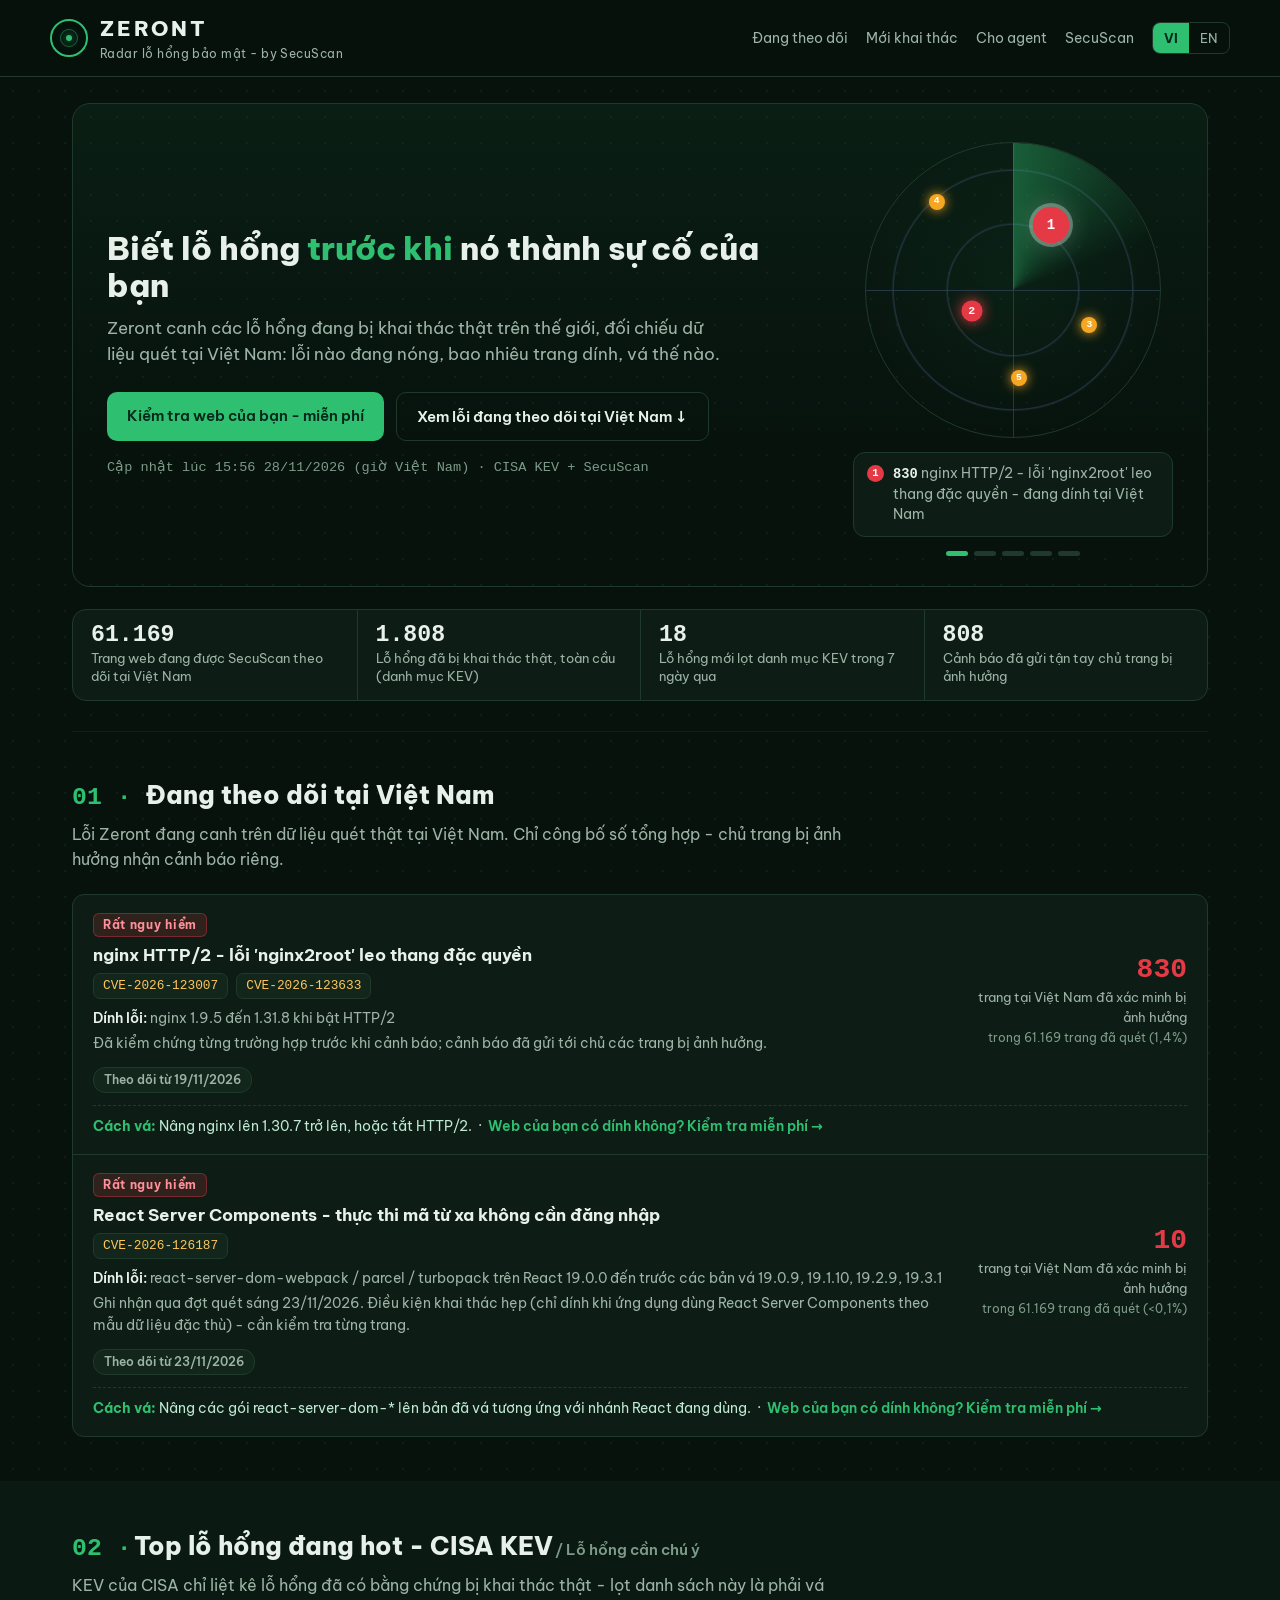
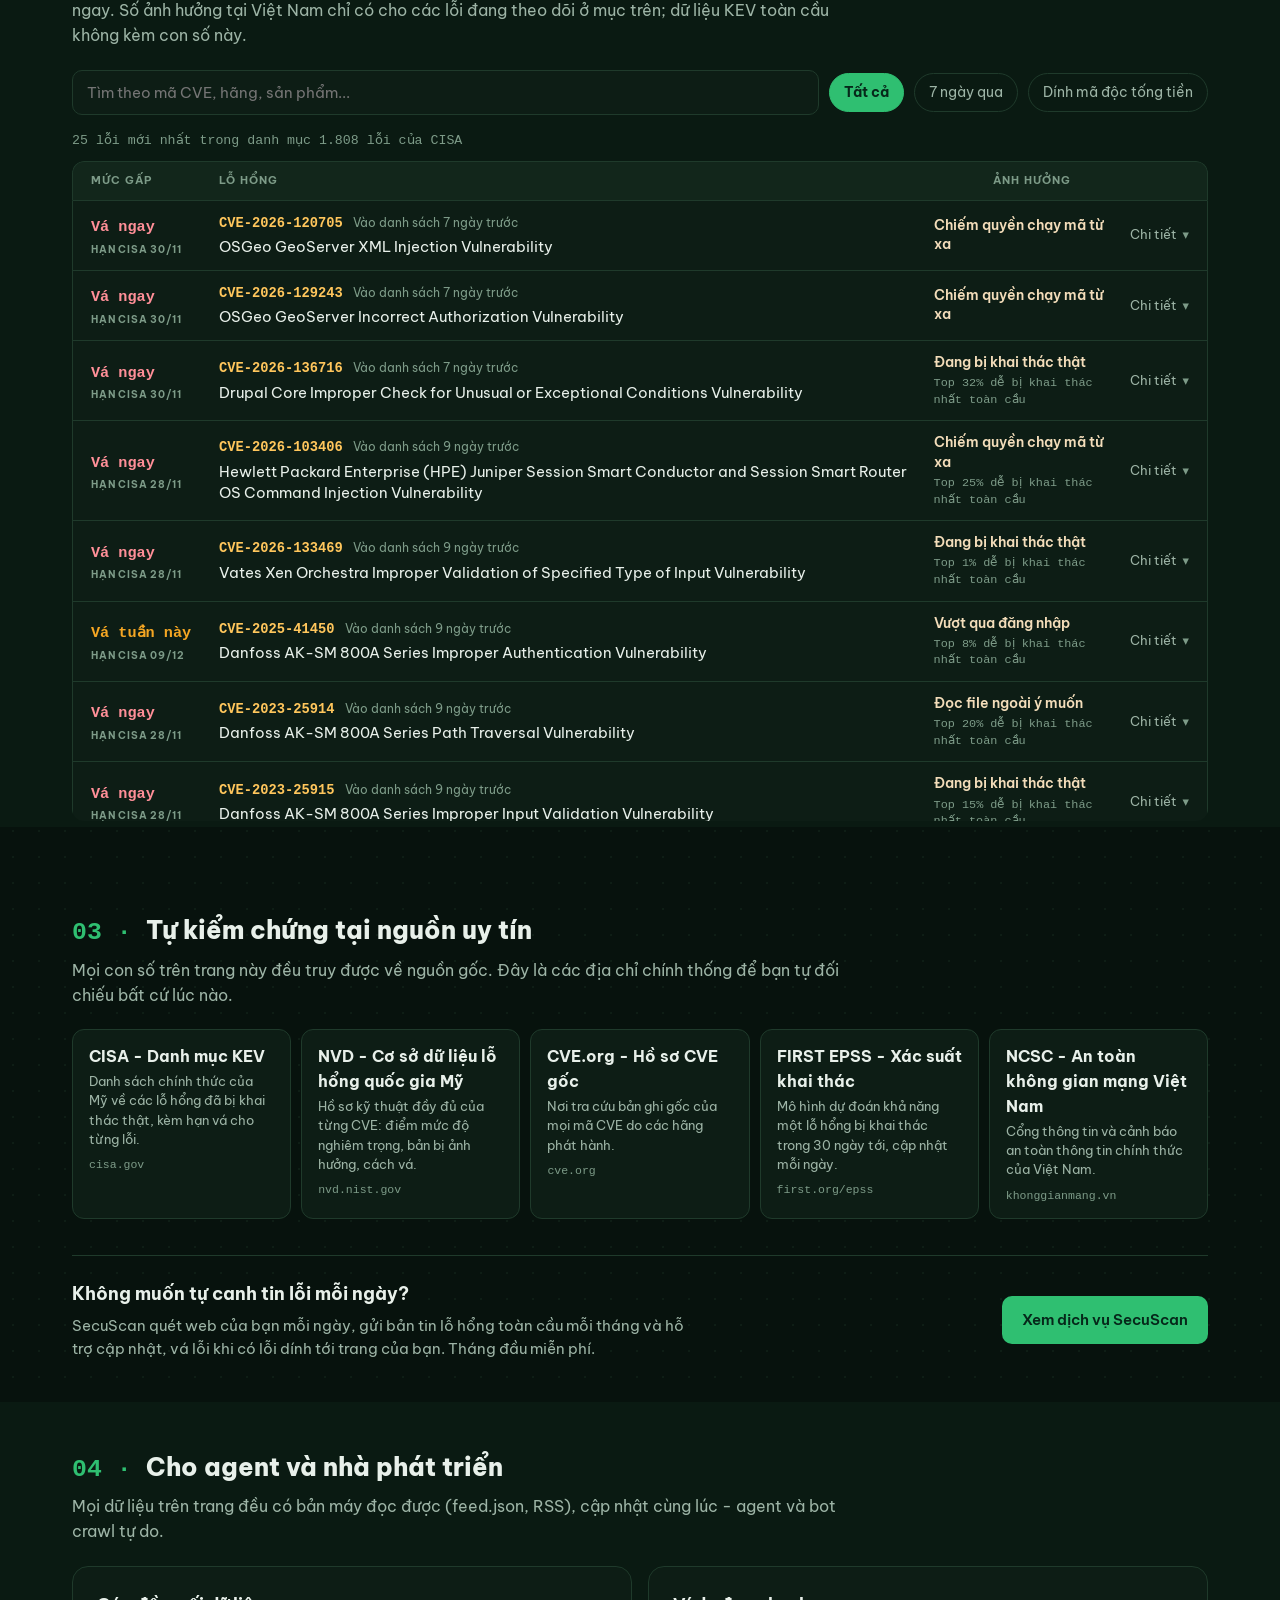
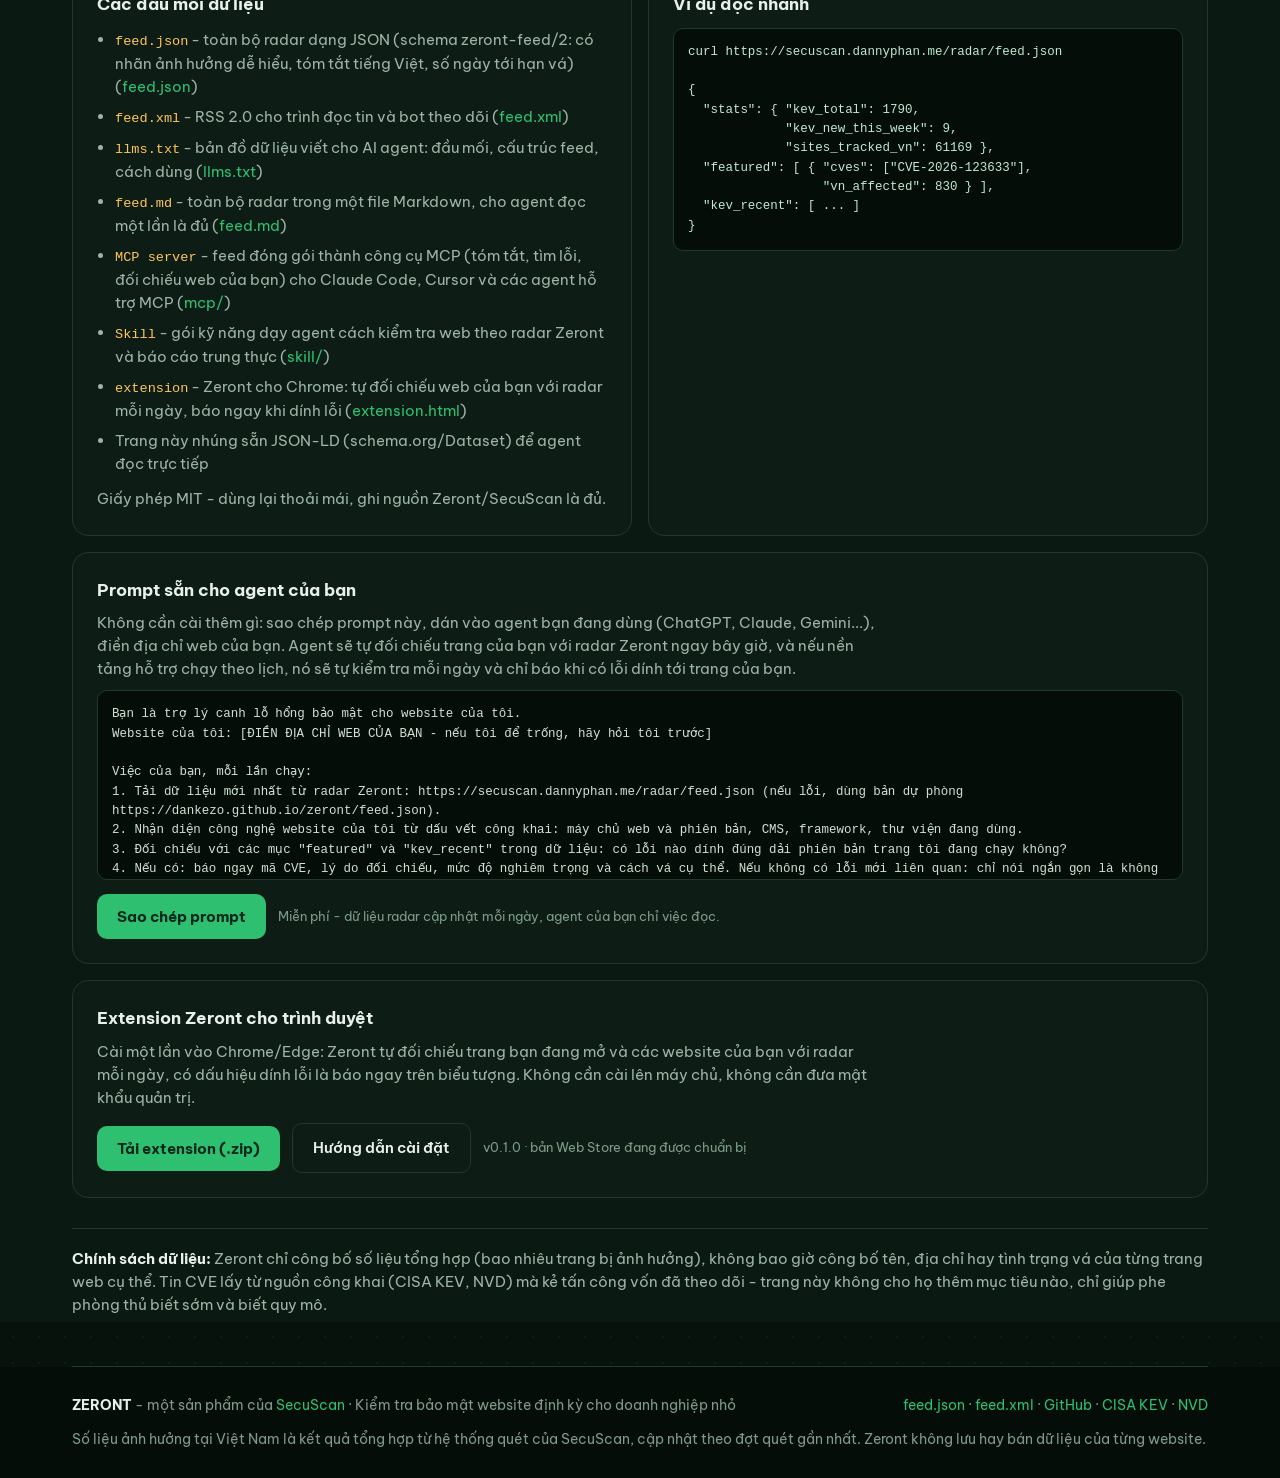
<file: index.html>
<!DOCTYPE html>
<html lang="vi">
<head>
<meta charset="UTF-8">
<meta name="viewport" content="width=device-width, initial-scale=1.0">
<title>Zeront - Radar lỗ hổng bảo mật | SecuScan</title>
<meta name="description" content="Radar lỗ hổng bảo mật: lỗi mới đang bị khai thác trên thế giới (CISA KEV), các lỗi đang theo dõi tại Việt Nam kèm số liệu ảnh hưởng tổng hợp và cách vá. Cập nhật hằng ngày.">
<link rel="canonical" href="https://secuscan.dannyphan.me/radar/">
<meta name="robots" content="index, follow">
<meta name="theme-color" content="#0c1219">
<meta name="author" content="SecuScan">
<link rel="icon" type="image/svg+xml" href="favicon.svg">
<link rel="icon" type="image/x-icon" href="favicon.ico">
<link rel="apple-touch-icon" href="apple-touch-icon.png">
<meta property="og:type" content="website">
<meta property="og:site_name" content="Zeront by SecuScan">
<meta property="og:title" content="Zeront - Radar lỗ hổng bảo mật">
<meta property="og:description" content="Lỗi đang bị khai thác thật trên thế giới (CISA KEV + EPSS), đối chiếu dữ liệu quét 61.169 trang tại Việt Nam. Cập nhật hằng ngày, có feed cho agent.">
<meta property="og:url" content="https://secuscan.dannyphan.me/radar/">
<meta property="og:image" content="https://secuscan.dannyphan.me/radar/og-image.png">
<meta property="og:image:width" content="1200">
<meta property="og:image:height" content="630">
<meta property="og:locale" content="vi_VN">
<meta name="twitter:card" content="summary_large_image">
<meta name="twitter:title" content="Zeront - Radar lỗ hổng bảo mật">
<meta name="twitter:description" content="Lỗi đang bị khai thác thật trên thế giới, đối chiếu dữ liệu quét tại Việt Nam. Cập nhật hằng ngày.">
<meta name="twitter:image" content="https://secuscan.dannyphan.me/radar/og-image.png">
<link rel="alternate" type="application/json" title="Zeront feed (JSON)" href="feed.json">
<link rel="alternate" type="application/rss+xml" title="Zeront feed (RSS)" href="feed.xml">
<link rel="alternate" type="text/markdown" title="Zeront radar (Markdown)" href="feed.md">
<link rel="preconnect" href="https://fonts.googleapis.com">
<link href="https://fonts.googleapis.com/css2?family=Be+Vietnam+Pro:wght@400;500;600;700;800&display=swap" rel="stylesheet">
<script type="application/ld+json">
{"@context":"https://schema.org","@type":"Dataset","name":"Zeront Vulnerability Radar Feed","description":"Daily vulnerability radar: newly catalogued exploited vulnerabilities (CISA KEV) plus flaws tracked in Vietnam with aggregate-only impact figures. Individual websites are never named.","creator":{"@type":"Organization","name":"SecuScan","url":"https://secuscan.dannyphan.me/"},"distribution":[{"@type":"DataDownload","encodingFormat":"application/json","contentUrl":"feed.json"},{"@type":"DataDownload","encodingFormat":"application/rss+xml","contentUrl":"feed.xml"}],"license":"https://opensource.org/licenses/MIT"}
</script>
<style>
:root{
  --bg:#07120d; --panel:#0d1d15; --panel2:#12261b; --line:#1f3a2b;
  --txt:#e8f0ea; --mut:#9db4a6; --dim:#7d9b88;
  --green:#2fbf71; --amber:#f5a623; --red:#e63946;
  --mono:ui-monospace,'SF Mono',Consolas,monospace;
}
*{margin:0;padding:0;box-sizing:border-box}
html{scroll-behavior:smooth}
body{background-color:var(--bg);background-image:radial-gradient(rgba(120,220,160,.06) 1px,transparent 1.3px);background-size:26px 26px;color:var(--txt);font-family:'Be Vietnam Pro',system-ui,sans-serif;line-height:1.55;-webkit-font-smoothing:antialiased;overflow-x:clip}
a{color:var(--green);text-decoration:none}
a:hover{text-decoration:underline}
.wrap{max-width:1180px;margin:0 auto;padding:0 22px}
.mono{font-family:var(--mono)}

/* header */
header{border-bottom:1px solid var(--line);position:sticky;top:0;background:rgba(7,18,13,.92);backdrop-filter:blur(8px);z-index:20}
.hd{display:flex;align-items:center;justify-content:space-between;gap:16px;padding:13px 0}
.brand{display:flex;align-items:center;gap:12px;color:var(--txt)}
.brand:hover{text-decoration:none}
.mark{width:38px;height:38px;border-radius:50%;border:2px solid var(--green);position:relative;flex:none}
.mark::before{content:'';position:absolute;inset:8px;border:1px solid rgba(47,191,113,.45);border-radius:50%}
.mark::after{content:'';position:absolute;left:50%;top:50%;width:6px;height:6px;margin:-3px;border-radius:50%;background:var(--green);box-shadow:0 0 10px var(--green)}
.brand b{font-size:1.3rem;letter-spacing:.14em;font-weight:800}
.brand small{display:block;color:var(--mut);font-size:.72rem;letter-spacing:.04em}
.hd nav{display:flex;align-items:center;gap:18px;font-size:.9rem}
.hd nav a{color:var(--mut)}
.hd nav a:hover{color:var(--txt)}
.lang{display:flex;border:1px solid var(--line);border-radius:8px;overflow:hidden}
.lang button{background:transparent;border:0;color:var(--mut);font:inherit;font-size:.82rem;padding:5px 11px;cursor:pointer}
.lang button.on{background:var(--green);color:#06281a;font-weight:700}

/* hero */
.hero{display:grid;grid-template-columns:1.55fr auto;gap:34px;align-items:center;padding:38px 34px 30px;margin-top:26px;background:linear-gradient(180deg,rgba(47,191,113,.07),rgba(47,191,113,0) 72%);border:1px solid var(--line);border-radius:18px}
.kick{color:var(--green);font-family:var(--mono);font-size:.8rem;letter-spacing:.18em;text-transform:uppercase}
.hero h1{font-size:2rem;line-height:1.18;font-weight:800;margin:10px 0 10px}
.hero h1 .hl{color:var(--green)}
.hero p.sub{color:var(--mut);font-size:1.06rem;max-width:56ch}
.upd{margin-top:16px;color:var(--dim);font-size:.85rem;font-family:var(--mono)}
.cta{display:flex;gap:12px;margin-top:24px;flex-wrap:wrap}
.btn{display:inline-block;padding:12px 20px;border-radius:10px;font-weight:600;font-size:.95rem}
.btn.g{background:var(--green);color:#06281a}
.btn.o{border:1px solid var(--line);color:var(--txt)}
.btn:hover{text-decoration:none;filter:brightness(1.08)}
.radarbox{display:flex;flex-direction:column;align-items:center;gap:14px;justify-content:center}
.radar{width:296px;height:296px;border-radius:50%;border:1px solid var(--line);position:relative;background:
  radial-gradient(circle,transparent 31%,rgba(51,70,92,.55) 31.5%,transparent 32.5%),
  radial-gradient(circle,transparent 57%,rgba(51,70,92,.55) 57.5%,transparent 58.5%),
  radial-gradient(circle,rgba(47,191,113,.05),transparent 70%);overflow:hidden}
.radar::before{content:'';position:absolute;left:50%;top:0;bottom:0;width:1px;background:rgba(51,70,92,.7)}
.radar::after{content:'';position:absolute;top:50%;left:0;right:0;height:1px;background:rgba(51,70,92,.7)}
.sweep{position:absolute;inset:0;border-radius:50%;background:conic-gradient(from 0deg,rgba(47,191,113,.4),transparent 70deg);animation:spin 5.5s linear infinite}
@keyframes spin{to{transform:rotate(360deg)}}
.blip{position:absolute;border-radius:50%;background:var(--red);box-shadow:0 0 14px var(--red);animation:pulse 2.6s ease-in-out infinite;display:flex;align-items:center;justify-content:center;color:#fff;font-family:var(--mono);font-weight:700;transform:translate(-50%,-50%)}
.blip.kv{background:var(--amber);box-shadow:0 0 12px var(--amber);animation-delay:.8s}
.spot{display:flex;gap:9px;align-items:flex-start;font-size:.86rem;color:var(--mut);width:320px;max-width:100%;min-height:64px;background:var(--panel);border:1px solid var(--line);border-radius:12px;padding:11px 13px;line-height:1.45}
.spot b{color:var(--txt);font-family:var(--mono);font-weight:700}
.spot .dot{flex:none;display:inline-flex;align-items:center;justify-content:center;width:17px;height:17px;border-radius:50%;background:var(--red);color:#fff;font-family:var(--mono);font-size:.66rem;font-weight:700;margin-top:1px}
.spot .dot.kv{background:var(--amber)}
.sdots{display:flex;gap:6px;justify-content:center}
.sdots button{width:22px;height:5px;border-radius:3px;border:0;background:var(--line);cursor:pointer;padding:0}
.sdots button.on{background:var(--green)}
.blip{cursor:pointer;transition:transform .25s}
.blip.on{transform:translate(-50%,-50%) scale(1.22);box-shadow:0 0 0 3px rgba(255,255,255,.30),0 0 22px rgba(255,255,255,.22);z-index:3;animation:none}
@keyframes pulse{0%,100%{opacity:.35}50%{opacity:1}}
@media (prefers-reduced-motion:reduce){.sweep,.blip{animation:none}}

/* stats */
.stats{display:grid;grid-template-columns:repeat(4,1fr);background:var(--panel);border:1px solid var(--line);border-radius:14px;overflow:hidden;margin:22px 0 6px}
.stat{padding:14px 18px;display:flex;flex-direction:column;gap:3px;border-left:1px solid var(--line)}
.stat:first-child{border-left:0}
.stat .n{font-family:var(--mono);font-size:1.45rem;font-weight:700;line-height:1}
.stat .l{color:var(--mut);font-size:.83rem;line-height:1.35}
@media (max-width:900px){.stat:nth-child(3){border-left:0}.stat:nth-child(n+3){border-top:1px solid var(--line)}}
.htabs{display:flex;flex-wrap:wrap;align-items:baseline;gap:2px}
.htab{font:inherit;color:inherit;background:none;border:0;padding:0;cursor:pointer;text-align:left}
.htab.dim{color:var(--dim);font-size:.62em;font-weight:600}
.htab.dim:hover{color:var(--txt)}
.htab:not(.dim){cursor:default}
.kevscroll{max-height:660px;overflow-y:auto;border-radius:12px;scrollbar-width:thin}
.kevscroll .thead{position:sticky;top:0;z-index:2}
.row .imp .g{display:block;color:var(--dim);font-size:.74rem;font-weight:500;margin-top:3px;font-family:var(--mono)}
.wrows{border:1px solid var(--line);border-radius:12px;overflow:hidden;background:var(--panel)}
.wrow{display:grid;grid-template-columns:minmax(0,1fr) auto;gap:8px 18px;padding:14px 18px;border-top:1px solid var(--line);align-items:center}
.wrow:first-child{border-top:0}
.wrow .cid{font-family:var(--mono);font-weight:700;color:var(--amber);text-decoration:none;font-size:.92rem}
.wrow .wt{font-weight:600;margin-top:2px}
.wrow .wd{color:var(--mut);font-size:.85rem;margin-top:2px;display:-webkit-box;-webkit-line-clamp:2;-webkit-box-orient:vertical;overflow:hidden}
.wrow .ep{text-align:right}
.wrow .ep .n{font-family:var(--mono);font-size:1.35rem;font-weight:700;color:var(--amber);line-height:1}
.wrow .ep .l{color:var(--dim);font-size:.72rem;margin-top:3px;max-width:180px;line-height:1.4}
.srcgrid{display:grid;grid-template-columns:repeat(auto-fit,minmax(210px,1fr));gap:10px}
.srccard{display:block;background:var(--panel);border:1px solid var(--line);border-radius:12px;padding:14px 16px;text-decoration:none}
.srccard:hover{border-color:var(--green)}
.srccard .sn{font-weight:700;color:var(--txt)}
.srccard .sd{color:var(--mut);font-size:.83rem;margin-top:3px;line-height:1.45}
.srccard .su{color:var(--dim);font-family:var(--mono);font-size:.72rem;margin-top:7px}
.stat.hot .n{color:var(--red)} .stat.warn .n{color:var(--amber)} .stat.ok .n{color:var(--green)}

/* sections */
section{padding:38px 0 6px}
#tracked{border-top:1px solid rgba(255,255,255,.05);margin-top:30px;padding-top:44px}
#kev,#agents{position:relative;z-index:0;margin-top:38px;padding-top:46px}
#kev::before,#agents::before{content:'';position:absolute;top:0;bottom:0;left:calc(50% - 50vw);right:calc(50% - 50vw);background:#0a1a12;z-index:-1}
#sources{margin-top:38px;padding-top:46px}
#tracked h2::before{content:'01 · ';color:var(--green);font-family:var(--mono)}
#kev h2::before{content:'02 · ';color:var(--green);font-family:var(--mono)}
#sources h2::before{content:'03 · ';color:var(--green);font-family:var(--mono)}
#agents h2::before{content:'04 · ';color:var(--green);font-family:var(--mono)}
h2{font-size:1.55rem;font-weight:800;margin-bottom:6px}
.secsub{color:var(--mut);margin-bottom:22px;max-width:72ch}

/* featured tracked rows */
.cards{border:1px solid var(--line);border-radius:12px;overflow:hidden;background:var(--panel)}
.trow{padding:16px 20px;display:grid;grid-template-columns:minmax(0,1fr) auto;gap:6px 24px;border-top:1px solid var(--line)}
.trow:first-child{border-top:0}
.sev{display:inline-block;font-size:.72rem;font-weight:700;letter-spacing:.06em;padding:2px 9px;border-radius:6px;background:rgba(230,57,70,.16);color:#ff8f98;border:1px solid rgba(230,57,70,.4)}
.trow h3{font-size:1.08rem;line-height:1.35;margin:7px 0 6px}
.cves{display:flex;gap:8px;flex-wrap:wrap;margin-bottom:8px}
.cves a{font-family:var(--mono);font-size:.8rem;background:var(--panel2);border:1px solid var(--line);padding:2px 9px;border-radius:7px;color:#ffc65c}
.trow .aff{color:var(--mut);font-size:.9rem;margin-top:3px}
.trow .aff.st{display:-webkit-box;-webkit-line-clamp:2;-webkit-box-orient:vertical;overflow:hidden}
.trow .aff b{color:var(--txt);font-weight:600}
.trow .cnt{text-align:right;align-self:center}
.trow .cnt .n{font-family:var(--mono);font-size:1.75rem;font-weight:700;color:var(--red);line-height:1}
.trow .cnt .l{color:var(--mut);font-size:.8rem;margin-top:4px;max-width:210px}
.trow .cnt .d{color:var(--dim);font-size:.76rem;margin-top:2px}
.trow .fixline{grid-column:1/-1;color:#bfe9d2;font-size:.88rem;border-top:1px dashed var(--line);padding-top:10px;margin-top:6px}
.trow .fixline b{color:var(--green)}
.trow .fixline a{color:var(--green);font-weight:600;white-space:nowrap}

/* kev list */
.controls{display:flex;gap:10px;flex-wrap:wrap;align-items:center;margin-bottom:16px}
.controls input{flex:1;min-width:210px;background:var(--panel);border:1px solid var(--line);border-radius:10px;color:var(--txt);font:inherit;font-size:.93rem;padding:10px 14px}
.chip{border:1px solid var(--line);background:transparent;color:var(--mut);font:inherit;font-size:.85rem;padding:8px 14px;border-radius:20px;cursor:pointer}
.chip.on{background:var(--green);color:#06281a;border-color:var(--green);font-weight:700}
.rows{border:1px solid var(--line);border-radius:12px;overflow:hidden;background:var(--panel)}
.thead{display:grid;grid-template-columns:112px minmax(0,1fr) 180px auto;gap:16px;padding:10px 18px;background:var(--panel2);border:1px solid var(--line);border-bottom:0;border-radius:12px 12px 0 0;color:var(--dim);font-size:.7rem;font-weight:700;letter-spacing:.09em;text-transform:uppercase}
.thead span{white-space:nowrap}
.thead + .rows{border-radius:0 0 12px 12px}
.gloss{color:var(--dim);font-size:.83rem;margin:-6px 0 14px;max-width:95ch}
.gloss b{color:var(--mut)}
[data-tip]{position:relative}
[data-tip]:hover::after{content:attr(data-tip);position:absolute;left:0;bottom:calc(100% + 7px);width:250px;background:#12261b;border:1px solid var(--line);border-radius:8px;padding:8px 11px;font-size:.78rem;font-weight:400;letter-spacing:0;text-transform:none;color:var(--txt);line-height:1.5;z-index:40;white-space:normal;box-shadow:0 8px 24px rgba(0,0,0,.45)}
.row{padding:12px 18px;display:grid;grid-template-columns:112px minmax(0,1fr) 180px auto;gap:16px;align-items:center;border-top:1px solid var(--line);cursor:pointer}
.row:first-child{border-top:0}
.row:hover{background:rgba(47,191,113,.06)}
.row.rw{box-shadow:inset 3px 0 0 var(--red)}
.urg{min-width:0}
.urg .d{font-family:var(--mono);font-weight:700;font-size:.95rem;white-space:nowrap;color:var(--mut)}
.urg .t{font-size:.64rem;font-weight:700;letter-spacing:.08em;text-transform:uppercase;color:var(--dim);margin-top:2px;white-space:nowrap}
.urg.over .d{color:#ff8f98}
.urg.soon .d{color:var(--amber)}
.row .main{min-width:0}
.row .idrow{display:flex;gap:10px;align-items:baseline}
.row .cid{font-family:var(--mono);font-weight:700;color:#ffc65c;font-size:.86rem;white-space:nowrap;text-decoration:none}
.row .cid:hover{text-decoration:underline}
.row .rel{color:var(--dim);font-size:.78rem;white-space:nowrap}
.row .plain{color:var(--txt);font-size:.94rem;line-height:1.45;margin-top:2px;display:-webkit-box;-webkit-line-clamp:2;-webkit-box-orient:vertical;overflow:hidden}
.row .orig{color:var(--dim);font-size:.79rem;white-space:nowrap;overflow:hidden;text-overflow:ellipsis;margin-top:2px}
.row .imp{color:#f3ddba;font-size:.86rem;font-weight:600;line-height:1.4}
.row .dtxt{color:var(--mut);font-size:.8rem;white-space:nowrap}
.row .det .novn{color:var(--dim);font-size:.83rem;margin-top:8px}
.row .det .srclab{margin-top:12px;color:var(--dim);font-size:.72rem;font-weight:700;letter-spacing:.08em;text-transform:uppercase}
.row .det .odesc{color:var(--dim);font-size:.83rem;margin-top:4px}
.row .meta{text-align:right;font-size:.8rem;color:var(--mut);display:flex;gap:6px;align-items:center;justify-content:flex-end;flex-wrap:nowrap}
.chev{color:var(--dim);font-size:.8rem;transition:transform .18s}
.row.open .chev{transform:rotate(180deg)}
.row .det{display:none;grid-column:1/-1;border-top:1px dashed var(--line);padding:12px 0 4px;cursor:default}
.row.open .det{display:block}
.row .det p{color:var(--mut);font-size:.9rem;max-width:88ch}
.row .det .why{margin-top:8px;color:#f3ddba;font-size:.86rem}
.row .det .acts{margin-top:10px;display:flex;gap:10px;flex-wrap:wrap}
.srcbtn{display:inline-block;border:1px solid var(--line);border-radius:8px;padding:6px 12px;font-size:.83rem;color:var(--txt)}
.srcbtn:hover{border-color:var(--green);text-decoration:none}
.count{color:var(--dim);font-size:.83rem;font-family:var(--mono);margin:0 0 10px}
.cardmeta{display:flex;gap:8px;flex-wrap:wrap;margin-top:12px;align-items:center}
.tchip{font-size:.74rem;font-weight:600;padding:3px 10px;border-radius:12px;border:1px solid var(--line);color:var(--mut);background:var(--panel2)}
a.tchip{color:var(--green);border-color:rgba(47,191,113,.45);text-decoration:none}
a.tchip:hover{background:rgba(47,191,113,.1)}
.svc{margin-top:30px;border-top:1px solid var(--line);padding:24px 0 4px;display:flex;gap:20px;align-items:center;justify-content:space-between;flex-wrap:wrap}
.svc h3{font-size:1.1rem;margin-bottom:6px}
.svc p{color:var(--mut);font-size:.93rem;max-width:62ch}
.bdg{font-size:.7rem;font-weight:700;letter-spacing:.05em;padding:2px 8px;border-radius:12px;text-transform:uppercase}
.bdg.rw{background:rgba(230,57,70,.16);color:#ff8f98;border:1px solid rgba(230,57,70,.4)}
.bdg.due{background:var(--panel2);border:1px solid var(--line);color:var(--mut);font-family:var(--mono);text-transform:none;letter-spacing:0}
.empty{color:var(--dim);text-align:center;padding:26px;border:1px dashed var(--line);border-radius:12px}

/* agent section */
.agent{display:grid;grid-template-columns:1fr 1fr;gap:16px}
.agent>*{min-width:0}
.abox{background:var(--panel);border:1px solid var(--line);border-radius:16px;padding:24px;min-width:0}
.abox pre{max-width:100%}
.abox h3{font-size:1.08rem;margin-bottom:10px}
.abox p,.abox li{color:var(--mut);font-size:.93rem}
.abox ul{margin:10px 0 0 18px}
.abox li{margin-bottom:7px}
pre{background:#050d09;border:1px solid var(--line);border-radius:10px;padding:14px;font-family:var(--mono);font-size:.78rem;overflow-x:auto;color:#bfe9d2;margin-top:10px}
.ep{font-family:var(--mono);font-size:.85rem;color:#ffc65c}

.promptbox{margin-top:16px;background:var(--panel);border:1px solid var(--line);border-radius:16px;padding:24px}
.promptbox h3{font-size:1.08rem;margin-bottom:8px}
.promptbox p{color:var(--mut);font-size:.93rem;max-width:78ch}
.promptbox pre{max-height:190px;overflow-y:auto;white-space:pre-wrap;color:#cfe3d4}
.copyrow{display:flex;gap:12px;align-items:center;margin-top:14px;flex-wrap:wrap}
.copybtn{background:var(--green);color:#06281a;border:0;font:inherit;font-weight:700;font-size:.93rem;padding:11px 20px;border-radius:10px;cursor:pointer}
.copybtn:hover{filter:brightness(1.08)}
.copynote{color:var(--dim);font-size:.83rem}

.policy{margin-top:30px;border-top:1px solid var(--line);padding:18px 0 0;color:var(--mut);font-size:.93rem}
.policy b{color:var(--txt)}

footer{border-top:1px solid var(--line);margin-top:44px;padding:28px 0 40px;color:var(--dim);font-size:.87rem;position:relative;z-index:0}
footer::before{content:'';position:absolute;top:0;bottom:0;left:calc(50% - 50vw);right:calc(50% - 50vw);background:#050d09;z-index:-1}
.ft{display:flex;justify-content:space-between;gap:20px;flex-wrap:wrap}

@media (max-width:900px){
  .hero{grid-template-columns:1fr;padding:26px 18px 22px;margin-top:18px}
  .radarbox{order:-1}.radar{width:232px;height:232px}
  .hero h1{font-size:2rem}
  .stats{grid-template-columns:1fr 1fr}
  .trow{grid-template-columns:1fr}
  .trow .cnt{text-align:left}
  .trow .cnt .l{max-width:none}
  .agent{grid-template-columns:1fr}
  .thead{display:none}
  .row{grid-template-columns:96px minmax(0,1fr);grid-template-areas:'urg main' 'urg imp' 'urg meta' 'det det';row-gap:4px}
  .row .urg{grid-area:urg}
  .row .main{grid-area:main}
  .row .imp{grid-area:imp}
  .row .meta{grid-area:meta;justify-content:flex-start}
  .row .det{grid-area:det}
  .urg .d{font-size:.85rem}
  /* mobile: no truncated text anywhere - wrap fully or drop the redundant line */
  .row .idrow{flex-wrap:wrap;row-gap:1px}
  .row .rel{white-space:normal}
  .row .plain{display:block;-webkit-line-clamp:none;overflow:visible}
  .row .orig{display:none}
  .row .dtxt{white-space:normal}
  .trow .aff.st{display:block;-webkit-line-clamp:none;overflow:visible}
  .trow .fixline a{white-space:normal}
  .svc{flex-direction:column;align-items:flex-start}
  .hd nav a{display:none}
  .hd nav{gap:0}
  .brand small{white-space:nowrap}
}
</style>
</head>
<body>
<header>
  <div class="wrap hd">
    <a class="brand" href="./"><span class="mark"></span><span><b>ZERONT</b><small data-vi="Radar lỗ hổng bảo mật - by SecuScan" data-en="Vulnerability radar - by SecuScan">Radar lỗ hổng bảo mật - by SecuScan</small></span></a>
    <nav>
      <a href="#tracked" data-vi="Đang theo dõi" data-en="Tracked">Đang theo dõi</a>
      <a href="#kev" data-vi="Mới khai thác" data-en="Newly exploited">Mới khai thác</a>
      <a href="#agents" class="hideS" data-vi="Cho agent" data-en="For agents">Cho agent</a>
      <a href="https://secuscan.dannyphan.me/" data-vi="SecuScan" data-en="SecuScan">SecuScan</a>
      <span class="lang"><button id="lv" class="on">VI</button><button id="le">EN</button></span>
    </nav>
  </div>
</header>

<div class="wrap">
  <div class="hero">
    <div>
      <h1 data-vi="Biết lỗ hổng <span class='hl'>trước khi</span> nó thành sự cố của bạn" data-en="Know the flaw <span class='hl'>before</span> it becomes your incident">Biết lỗ hổng <span class="hl">trước khi</span> nó thành sự cố của bạn</h1>
      <p class="sub" data-vi="Zeront canh các lỗ hổng đang bị khai thác thật trên thế giới, đối chiếu dữ liệu quét tại Việt Nam: lỗi nào đang nóng, bao nhiêu trang dính, vá thế nào." data-en="Zeront watches vulnerabilities being exploited in the wild, cross-checked against scan data in Vietnam: which flaws are hot, how many sites are hit, and how to fix them.">Zeront canh các lỗ hổng đang bị khai thác thật trên thế giới, đối chiếu dữ liệu quét tại Việt Nam: lỗi nào đang nóng, bao nhiêu trang dính, vá thế nào.</p>
      <div class="cta">
        <a class="btn g" href="https://secuscan.dannyphan.me/#quickcheck" data-vi="Kiểm tra web của bạn - miễn phí" data-en="Check your website - free">Kiểm tra web của bạn - miễn phí</a>
        <a class="btn o" href="#tracked" data-vi="Xem lỗi đang theo dõi tại Việt Nam ↓" data-en="See flaws tracked in Vietnam ↓">Xem lỗi đang theo dõi tại Việt Nam ↓</a>
      </div>
      <div class="upd" id="upd"></div>
    </div>
    <div class="radarbox"><div class="radar" id="radar"><div class="sweep"></div></div><div class="spot" id="spot"></div><div class="sdots" id="sdots"></div></div>
  </div>

  <div class="stats" id="stats"></div>

  <section id="tracked">
    <h2 data-vi="Đang theo dõi tại Việt Nam" data-en="Tracked in Vietnam">Đang theo dõi tại Việt Nam</h2>
    <p class="secsub" data-vi="Lỗi Zeront đang canh trên dữ liệu quét thật tại Việt Nam. Chỉ công bố số tổng hợp - chủ trang bị ảnh hưởng nhận cảnh báo riêng." data-en="Flaws watched against real scan data in Vietnam. Aggregates only - affected owners are warned privately.">Lỗi Zeront đang canh trên dữ liệu quét thật tại Việt Nam. Chỉ công bố số tổng hợp - chủ trang bị ảnh hưởng nhận cảnh báo riêng.</p>
    <div class="cards" id="cards"></div>
  </section>

  <section id="kev">
    <h2 class="htabs"><button class="htab on" id="tabKev" data-vi="Top lỗ hổng đang hot - CISA KEV" data-en="Hot flaws right now - CISA KEV">Top lỗ hổng đang hot - CISA KEV</button><button class="htab dim" id="tabWatch" data-vi="/ Lỗ hổng cần chú ý" data-en="/ Flaws to watch">/ Lỗ hổng cần chú ý</button></h2>
    <p class="secsub" id="kevSub" data-vi="KEV của CISA chỉ liệt kê lỗ hổng đã có bằng chứng bị khai thác thật - lọt danh sách này là phải vá ngay. Số ảnh hưởng tại Việt Nam chỉ có cho các lỗi đang theo dõi ở mục trên; dữ liệu KEV toàn cầu không kèm con số này." data-en="CISA's KEV lists only flaws with proven in-the-wild exploitation - landing here means patch now. Vietnam impact counts exist only for the tracked flaws above; global KEV data carries no such figures.">KEV của CISA chỉ liệt kê lỗ hổng đã có bằng chứng bị khai thác thật - lọt danh sách này là phải vá ngay. Số ảnh hưởng tại Việt Nam chỉ có cho các lỗi đang theo dõi ở mục trên; dữ liệu KEV toàn cầu không kèm con số này.</p>
    <p class="secsub" id="watchSub" hidden data-vi="Chưa lọt danh mục KEV (CISA chưa xác nhận bị khai thác), nhưng xác suất bị khai thác trên toàn cầu thuộc nhóm cao nhất theo EPSS của FIRST - thường là ứng viên vào KEV trong thời gian tới. Canh để vá sớm, trước khi thành sự cố." data-en="Not in KEV yet (CISA has not confirmed exploitation), but their global exploitation probability ranks among the highest in FIRST's EPSS - often tomorrow's KEV entries. Watch these to patch early.">Chưa lọt danh mục KEV (CISA chưa xác nhận bị khai thác), nhưng xác suất bị khai thác trên toàn cầu thuộc nhóm cao nhất theo EPSS của FIRST - thường là ứng viên vào KEV trong thời gian tới. Canh để vá sớm, trước khi thành sự cố.</p>
    <div id="kevView">
    <div class="controls">
      <input id="q" type="search" placeholder="Tìm theo mã CVE, hãng, sản phẩm...">
      <button class="chip on" data-f="all" data-vi="Tất cả" data-en="All">Tất cả</button>
      <button class="chip" data-f="week" data-vi="7 ngày qua" data-en="Last 7 days">7 ngày qua</button>
      <button class="chip" data-f="rw" data-vi="Dính mã độc tống tiền" data-en="Ransomware-linked">Dính mã độc tống tiền</button>
    </div>
    <div class="count" id="count"></div>
    <div class="kevscroll">
    <div class="thead"><span data-vi="Mức gấp" data-en="Urgency" data-tip-vi="Theo hạn vá CISA: quá hạn = đã bị khai thác lâu, vá ngay." data-tip-en="By CISA due date: overdue = exploited for long, patch now.">Mức gấp</span><span data-vi="Lỗ hổng" data-en="Vulnerability" data-tip-vi="Tóm tắt dễ hiểu + tên gốc của hãng. Bấm dòng để xem chi tiết." data-tip-en="Plain summary + original vendor name. Click a row for details.">Lỗ hổng</span><span data-vi="Ảnh hưởng" data-en="Impact" data-tip-vi="Kẻ xấu làm được gì + vị trí top khai thác toàn cầu (EPSS)." data-tip-en="What the attacker gains + global exploitability rank (EPSS).">Ảnh hưởng</span><span></span></div>
    <div class="rows" id="rows"></div>
    </div>
    </div>
    <div id="watchView" hidden>
    <div class="wrows" id="wrows"></div>
    </div>
  </section>

  <section id="sources">
    <h2 data-vi="Tự kiểm chứng tại nguồn uy tín" data-en="Verify at trusted sources">Tự kiểm chứng tại nguồn uy tín</h2>
    <p class="secsub" data-vi="Mọi con số trên trang này đều truy được về nguồn gốc. Đây là các địa chỉ chính thống để bạn tự đối chiếu bất cứ lúc nào." data-en="Every figure on this page traces back to a primary source. These are the official places to cross-check at any time.">Mọi con số trên trang này đều truy được về nguồn gốc. Đây là các địa chỉ chính thống để bạn tự đối chiếu bất cứ lúc nào.</p>
    <div class="srcgrid">
      <a class="srccard" href="https://www.cisa.gov/known-exploited-vulnerabilities-catalog" target="_blank" rel="noopener"><div class="sn" data-vi="CISA - Danh mục KEV" data-en="CISA - KEV Catalog">CISA - Danh mục KEV</div><div class="sd" data-vi="Danh sách chính thức của Mỹ về các lỗ hổng đã bị khai thác thật, kèm hạn vá cho từng lỗi." data-en="The official US list of vulnerabilities exploited in the wild, with a remediation deadline per flaw.">Danh sách chính thức của Mỹ về các lỗ hổng đã bị khai thác thật, kèm hạn vá cho từng lỗi.</div><div class="su">cisa.gov</div></a>
      <a class="srccard" href="https://nvd.nist.gov/" target="_blank" rel="noopener"><div class="sn" data-vi="NVD - Cơ sở dữ liệu lỗ hổng quốc gia Mỹ" data-en="NVD - National Vulnerability Database">NVD - Cơ sở dữ liệu lỗ hổng quốc gia Mỹ</div><div class="sd" data-vi="Hồ sơ kỹ thuật đầy đủ của từng CVE: điểm mức độ nghiêm trọng, bản bị ảnh hưởng, cách vá." data-en="Full technical record for every CVE: severity score, affected versions, fix guidance.">Hồ sơ kỹ thuật đầy đủ của từng CVE: điểm mức độ nghiêm trọng, bản bị ảnh hưởng, cách vá.</div><div class="su">nvd.nist.gov</div></a>
      <a class="srccard" href="https://www.cve.org/" target="_blank" rel="noopener"><div class="sn" data-vi="CVE.org - Hồ sơ CVE gốc" data-en="CVE.org - Original CVE records">CVE.org - Hồ sơ CVE gốc</div><div class="sd" data-vi="Nơi tra cứu bản ghi gốc của mọi mã CVE do các hãng phát hành." data-en="Lookup for the original record of any CVE id, published by the vendors themselves.">Nơi tra cứu bản ghi gốc của mọi mã CVE do các hãng phát hành.</div><div class="su">cve.org</div></a>
      <a class="srccard" href="https://www.first.org/epss/" target="_blank" rel="noopener"><div class="sn" data-vi="FIRST EPSS - Xác suất khai thác" data-en="FIRST EPSS - Exploitation probability">FIRST EPSS - Xác suất khai thác</div><div class="sd" data-vi="Mô hình dự đoán khả năng một lỗ hổng bị khai thác trong 30 ngày tới, cập nhật mỗi ngày." data-en="A model predicting the chance a flaw gets exploited in the next 30 days, refreshed daily.">Mô hình dự đoán khả năng một lỗ hổng bị khai thác trong 30 ngày tới, cập nhật mỗi ngày.</div><div class="su">first.org/epss</div></a>
      <a class="srccard" href="https://khonggianmang.vn" target="_blank" rel="noopener"><div class="sn" data-vi="NCSC - An toàn không gian mạng Việt Nam" data-en="NCSC - Vietnam Cybersecurity">NCSC - An toàn không gian mạng Việt Nam</div><div class="sd" data-vi="Cổng thông tin và cảnh báo an toàn thông tin chính thức của Việt Nam." data-en="Vietnam's official cybersecurity portal and alert channel.">Cổng thông tin và cảnh báo an toàn thông tin chính thức của Việt Nam.</div><div class="su">khonggianmang.vn</div></a>
    </div>
  </section>

  <div class="svc">
    <div>
      <h3 data-vi="Không muốn tự canh tin lỗi mỗi ngày?" data-en="Rather not watch vuln news yourself?">Không muốn tự canh tin lỗi mỗi ngày?</h3>
      <p data-vi="SecuScan quét web của bạn mỗi ngày, gửi bản tin lỗ hổng toàn cầu mỗi tháng và hỗ trợ cập nhật, vá lỗi khi có lỗi dính tới trang của bạn. Tháng đầu miễn phí." data-en="SecuScan scans your site daily, sends a monthly global vulnerability digest, and helps you update and patch when a flaw matches your site. First month free.">SecuScan quét web của bạn mỗi ngày, gửi bản tin lỗ hổng toàn cầu mỗi tháng và hỗ trợ cập nhật, vá lỗi khi có lỗi dính tới trang của bạn. Tháng đầu miễn phí.</p>
    </div>
    <a class="btn g" href="https://secuscan.dannyphan.me/#pricing" data-vi="Xem dịch vụ SecuScan" data-en="See the SecuScan service">Xem dịch vụ SecuScan</a>
  </div>

  <section id="agents">
    <h2 data-vi="Cho agent và nhà phát triển" data-en="For agents and developers">Cho agent và nhà phát triển</h2>
    <p class="secsub" data-vi="Mọi dữ liệu trên trang đều có bản máy đọc được (feed.json, RSS), cập nhật cùng lúc - agent và bot crawl tự do." data-en="Everything here has a machine-readable twin (feed.json, RSS), refreshed at the same time - agents and bots may crawl freely.">Mọi dữ liệu trên trang đều có bản máy đọc được (feed.json, RSS), cập nhật cùng lúc - agent và bot crawl tự do.</p>
    <div class="agent">
      <div class="abox">
        <h3 data-vi="Các đầu mối dữ liệu" data-en="Endpoints">Các đầu mối dữ liệu</h3>
        <ul>
          <li><span class="ep">feed.json</span> - <span data-vi="toàn bộ radar dạng JSON (schema zeront-feed/2: có nhãn ảnh hưởng dễ hiểu, tóm tắt tiếng Việt, số ngày tới hạn vá)" data-en="the full radar as JSON (schema zeront-feed/2: plain-language impact labels, Vietnamese summaries, days-to-deadline)">toàn bộ radar dạng JSON (schema zeront-feed/2: có nhãn ảnh hưởng dễ hiểu, tóm tắt tiếng Việt, số ngày tới hạn vá)</span> (<a href="feed.json">feed.json</a>)</li>
          <li><span class="ep">feed.xml</span> - <span data-vi="RSS 2.0 cho trình đọc tin và bot theo dõi" data-en="RSS 2.0 for readers and monitoring bots">RSS 2.0 cho trình đọc tin và bot theo dõi</span> (<a href="feed.xml">feed.xml</a>)</li>
          <li><span class="ep">llms.txt</span> - <span data-vi="bản đồ dữ liệu viết cho AI agent: đầu mối, cấu trúc feed, cách dùng" data-en="a data map written for AI agents: endpoints, feed schema, usage">bản đồ dữ liệu viết cho AI agent: đầu mối, cấu trúc feed, cách dùng</span> (<a href="llms.txt">llms.txt</a>)</li>
          <li><span class="ep">feed.md</span> - <span data-vi="toàn bộ radar trong một file Markdown, cho agent đọc một lần là đủ" data-en="the whole radar in one Markdown file, one fetch is enough for an agent">toàn bộ radar trong một file Markdown, cho agent đọc một lần là đủ</span> (<a href="feed.md">feed.md</a>)</li>
          <li><span class="ep">MCP server</span> - <span data-vi="feed đóng gói thành công cụ MCP (tóm tắt, tìm lỗi, đối chiếu web của bạn) cho Claude Code, Cursor và các agent hỗ trợ MCP" data-en="the feed as MCP tools (summary, search, check your site) for Claude Code, Cursor and MCP-capable agents">feed đóng gói thành công cụ MCP (tóm tắt, tìm lỗi, đối chiếu web của bạn) cho Claude Code, Cursor và các agent hỗ trợ MCP</span> (<a href="https://github.com/dankezo/zeront/tree/main/mcp" target="_blank" rel="noopener">mcp/</a>)</li>
          <li><span class="ep">Skill</span> - <span data-vi="gói kỹ năng dạy agent cách kiểm tra web theo radar Zeront và báo cáo trung thực" data-en="a skill package teaching agents to check sites against the Zeront radar and report honestly">gói kỹ năng dạy agent cách kiểm tra web theo radar Zeront và báo cáo trung thực</span> (<a href="https://github.com/dankezo/zeront/tree/main/skill" target="_blank" rel="noopener">skill/</a>)</li>
          <li><span class="ep">extension</span> - <span data-vi="Zeront cho Chrome: tự đối chiếu web của bạn với radar mỗi ngày, báo ngay khi dính lỗi" data-en="Zeront for Chrome: checks your sites against the radar daily and alerts on a match">Zeront cho Chrome: tự đối chiếu web của bạn với radar mỗi ngày, báo ngay khi dính lỗi</span> (<a href="https://dankezo.github.io/zeront/extension.html" target="_blank" rel="noopener">extension.html</a>)</li>
          <li><span data-vi="Trang này nhúng sẵn" data-en="This page embeds">Trang này nhúng sẵn</span> JSON-LD (schema.org/Dataset) <span data-vi="để agent đọc trực tiếp" data-en="for direct agent reading">để agent đọc trực tiếp</span></li>
        </ul>
        <p style="margin-top:12px" data-vi="Giấy phép MIT - dùng lại thoải mái, ghi nguồn Zeront/SecuScan là đủ." data-en="MIT licensed - reuse freely, crediting Zeront/SecuScan is enough.">Giấy phép MIT - dùng lại thoải mái, ghi nguồn Zeront/SecuScan là đủ.</p>
      </div>
      <div class="abox">
        <h3 data-vi="Ví dụ đọc nhanh" data-en="Quick example">Ví dụ đọc nhanh</h3>
        <pre>curl https://secuscan.dannyphan.me/radar/feed.json

{
  "stats": { "kev_total": 1790,
             "kev_new_this_week": 9,
             "sites_tracked_vn": 61169 },
  "featured": [ { "cves": ["CVE-2026-123633"],
                  "vn_affected": 830 } ],
  "kev_recent": [ ... ]
}</pre>
      </div>
    </div>
    <div class="promptbox">
      <h3 data-vi="Prompt sẵn cho agent của bạn" data-en="Ready-made prompt for your agent">Prompt sẵn cho agent của bạn</h3>
      <p data-vi="Không cần cài thêm gì: sao chép prompt này, dán vào agent bạn đang dùng (ChatGPT, Claude, Gemini...), điền địa chỉ web của bạn. Agent sẽ tự đối chiếu trang của bạn với radar Zeront ngay bây giờ, và nếu nền tảng hỗ trợ chạy theo lịch, nó sẽ tự kiểm tra mỗi ngày và chỉ báo khi có lỗi dính tới trang của bạn." data-en="Nothing to install: copy this prompt, paste it into the agent you already use (ChatGPT, Claude, Gemini...), and fill in your website address. The agent will check your site against the Zeront radar right away, and if its platform supports scheduling, it will re-check daily and only speak up when a flaw matches your site.">Không cần cài thêm gì: sao chép prompt này, dán vào agent bạn đang dùng (ChatGPT, Claude, Gemini...), điền địa chỉ web của bạn. Agent sẽ tự đối chiếu trang của bạn với radar Zeront ngay bây giờ, và nếu nền tảng hỗ trợ chạy theo lịch, nó sẽ tự kiểm tra mỗi ngày và chỉ báo khi có lỗi dính tới trang của bạn.</p>
      <pre id="promptPrev"></pre>
      <div class="copyrow">
        <button class="copybtn" id="copyBtn" data-vi="Sao chép prompt" data-en="Copy the prompt">Sao chép prompt</button>
        <span class="copynote" id="copyNote" data-vi="Miễn phí - dữ liệu radar cập nhật mỗi ngày, agent của bạn chỉ việc đọc." data-en="Free - the radar data updates daily, your agent just reads it.">Miễn phí - dữ liệu radar cập nhật mỗi ngày, agent của bạn chỉ việc đọc.</span>
      </div>
    </div>
    <div class="promptbox">
      <h3 data-vi="Extension Zeront cho trình duyệt" data-en="Zeront browser extension">Extension Zeront cho trình duyệt</h3>
      <p data-vi="Cài một lần vào Chrome/Edge: Zeront tự đối chiếu trang bạn đang mở và các website của bạn với radar mỗi ngày, có dấu hiệu dính lỗi là báo ngay trên biểu tượng. Không cần cài lên máy chủ, không cần đưa mật khẩu quản trị." data-en="Install once into Chrome/Edge: Zeront cross-checks the page you are viewing and your own websites against the radar daily, and badges its icon the moment something matches. Nothing to install on a server, no admin password needed.">Cài một lần vào Chrome/Edge: Zeront tự đối chiếu trang bạn đang mở và các website của bạn với radar mỗi ngày, có dấu hiệu dính lỗi là báo ngay trên biểu tượng. Không cần cài lên máy chủ, không cần đưa mật khẩu quản trị.</p>
      <div class="copyrow">
        <a class="copybtn" style="text-decoration:none" href="https://github.com/dankezo/zeront/releases/download/v0.1.0/zeront-extension-v0.1.0.zip" data-vi="Tải extension (.zip)" data-en="Download the extension (.zip)">Tải extension (.zip)</a>
        <a class="btn o" href="extension.html" data-vi="Hướng dẫn cài đặt" data-en="Install guide">Hướng dẫn cài đặt</a>
        <span class="copynote">v0.1.0 · <span data-vi="bản Web Store đang được chuẩn bị" data-en="Web Store listing in preparation">bản Web Store đang được chuẩn bị</span></span>
      </div>
    </div>
    <div class="policy"><b data-vi="Chính sách dữ liệu:" data-en="Data policy:">Chính sách dữ liệu:</b> <span data-vi="Zeront chỉ công bố số liệu tổng hợp (bao nhiêu trang bị ảnh hưởng), không bao giờ công bố tên, địa chỉ hay tình trạng vá của từng trang web cụ thể. Tin CVE lấy từ nguồn công khai (CISA KEV, NVD) mà kẻ tấn công vốn đã theo dõi - trang này không cho họ thêm mục tiêu nào, chỉ giúp phe phòng thủ biết sớm và biết quy mô." data-en="Zeront publishes aggregate figures only (how many sites are affected), never the name, address or patch status of any individual website. CVE intel comes from public sources (CISA KEV, NVD) that attackers already monitor - this page gives them no new targets, it only helps defenders learn earlier and know the scale.">Zeront chỉ công bố số liệu tổng hợp (bao nhiêu trang bị ảnh hưởng), không bao giờ công bố tên, địa chỉ hay tình trạng vá của từng trang web cụ thể. Tin CVE lấy từ nguồn công khai (CISA KEV, NVD) mà kẻ tấn công vốn đã theo dõi - trang này không cho họ thêm mục tiêu nào, chỉ giúp phe phòng thủ biết sớm và biết quy mô.</span></div>
  </section>

  <footer>
    <div class="ft">
      <div><b style="color:var(--txt)">ZERONT</b> - <span data-vi="một sản phẩm của" data-en="a product by">một sản phẩm của</span> <a href="https://secuscan.dannyphan.me/">SecuScan</a> · <span data-vi="Kiểm tra bảo mật website định kỳ cho doanh nghiệp nhỏ" data-en="Recurring website security checks for small businesses">Kiểm tra bảo mật website định kỳ cho doanh nghiệp nhỏ</span></div>
      <div><a href="feed.json">feed.json</a> · <a href="feed.xml">feed.xml</a> · <a href="https://github.com/dankezo/zeront" target="_blank" rel="noopener">GitHub</a> · <a href="https://www.cisa.gov/known-exploited-vulnerabilities-catalog" target="_blank" rel="noopener">CISA KEV</a> · <a href="https://nvd.nist.gov/" target="_blank" rel="noopener">NVD</a></div>
    </div>
    <div style="margin-top:12px" data-vi="Số liệu ảnh hưởng tại Việt Nam là kết quả tổng hợp từ hệ thống quét của SecuScan, cập nhật theo đợt quét gần nhất. Zeront không lưu hay bán dữ liệu của từng website." data-en="Vietnam impact figures are aggregates from SecuScan's scanning system, refreshed with the latest scan round. Zeront does not store or sell per-website data.">Số liệu ảnh hưởng tại Việt Nam là kết quả tổng hợp từ hệ thống quét của SecuScan, cập nhật theo đợt quét gần nhất. Zeront không lưu hay bán dữ liệu của từng website.</div>
  </footer>
</div>

<script src="data.js"></script>
<script>
var D = window.ZERONT_DATA || {stats:{},featured:[],kev_recent:[]};
var lang = 'vi';
var fmt = function(n){ return (n===null||n===undefined) ? '-' : Number(n).toLocaleString('vi-VN'); };
var T = {
  vi:{upd:'Cập nhật lúc', tracked:'trang tại Việt Nam đã xác minh bị ảnh hưởng', fix:'Cách vá:', stats:[
    ['sites_tracked_vn','Trang web đang được SecuScan theo dõi tại Việt Nam',''],
    ['kev_total','Lỗ hổng đã bị khai thác thật, toàn cầu (danh mục KEV)',''],
    ['kev_new_this_week','Lỗ hổng mới lọt danh mục KEV trong 7 ngày qua',''],
    ['warnings_sent','Cảnh báo đã gửi tận tay chủ trang bị ảnh hưởng','']],
    due:'Hạn vá (CISA)', rw:'Mã độc tống tiền', rwTip:'Phần mềm mã hóa dữ liệu của nạn nhân để đòi tiền chuộc - lỗi này đã bị dùng trong các vụ tống tiền thật.', empty:'Không có mục nào khớp bộ lọc.', ph:'Tìm theo mã CVE, hãng, sản phẩm...', since:'Theo dõi từ', check:'Kiểm tra web của bạn', why:'Vì sao có trong danh sách: CISA xác nhận lỗ hổng này đã bị khai thác thật ngoài đời - không phải lỗi lý thuyết.', src:'Hồ sơ CVE đầy đủ', cnt:'{n} lỗi mới nhất trong danh mục {t} lỗi của CISA', dueT:'Hạn CISA', urgNow:'Vá ngay', urgWeek:'Vá tuần này', urgDays:'Còn {n} ngày', listedAgo:'Vào danh sách {r}', detailTxt:'Chi tiết', novn:'Chưa có số liệu quét tại Việt Nam cho lỗi này - Zeront chỉ công bố con số khi đã quét và kiểm chứng thật.', srcDesc:'Mô tả gốc của CISA (tiếng Anh)', denom:'trong {t} trang đã quét ({p}%)', yoursite:'Web của bạn có dính không? Kiểm tra miễn phí', sevCrit:'Rất nguy hiểm', legT:'đang dính tại Việt Nam', legK:'mới vào danh sách KEV', affLab:'Dính lỗi:', epssTop:'Top {x}% dễ bị khai thác nhất toàn cầu', epssDet:'Xác suất bị khai thác trong 30 ngày tới (EPSS, FIRST): {p}% - cao hơn {pct}% tổng số lỗ hổng đã biết.', wProb:'xác suất khai thác toàn cầu trong 30 ngày tới', wTop:'cao hơn {pct}% số lỗ hổng đã biết'},
  en:{upd:'Updated', tracked:'verified affected websites in Vietnam', fix:'Fix:', stats:[
    ['sites_tracked_vn','Websites tracked by SecuScan in Vietnam',''],
    ['kev_total','Vulnerabilities exploited in the wild, worldwide (KEV catalog)',''],
    ['kev_new_this_week','New KEV additions in the last 7 days',''],
    ['warnings_sent','Warnings delivered to affected site owners','']],
    due:'CISA due date', rw:'Ransomware', rwTip:'Malware that encrypts a victim\u2019s data for ransom - this flaw has been used in real ransomware campaigns.', empty:'No entries match this filter.', ph:'Search by CVE id, vendor, product...', since:'Tracked since', check:'Check your website', why:'Why it is listed: CISA has confirmed this flaw is exploited in the wild - not a theoretical issue.', src:'Full CVE record', cnt:'{n} newest flaws in CISA\u2019s {t}-entry catalog', dueT:'CISA due', urgNow:'Patch now', urgWeek:'Patch this week', urgDays:'{n} days left', listedAgo:'Listed {r}', detailTxt:'Details', novn:'No Vietnam scan data for this flaw yet - Zeront only publishes figures it has actually scanned and verified.', srcDesc:'Original CISA description (English)', denom:'of {t} scanned sites ({p}%)', yoursite:'Is your site affected? Free check', sevCrit:'Critical', legT:'affected sites in Vietnam', legK:'newly listed in KEV', affLab:'Affected:', epssTop:'Top {x}% most exploitable worldwide', epssDet:'Chance of exploitation in the next 30 days (EPSS, FIRST): {p}% - higher than {pct}% of all known flaws.', wProb:'global chance of exploitation in the next 30 days', wTop:'higher than {pct}% of all known flaws'}
};
function renderStats(){
  document.getElementById('stats').innerHTML = T[lang].stats.map(function(s){
    return '<div class="stat '+s[2]+'"><div class="n">'+fmt(D.stats[s[0]])+'</div><div class="l">'+s[1]+'</div></div>';
  }).join('');
}
function renderCards(){
  var total = D.stats.sites_tracked_vn || 0;
  document.getElementById('cards').innerHTML = D.featured.map(function(f){
    var title = lang==='vi' ? f.title_vi : f.title_en;
    var aff = lang==='vi' ? f.affected_vi : f.affected_en;
    var st = lang==='vi' ? f.status_vi : f.status_en;
    var fx = lang==='vi' ? f.fix_vi : f.fix_en;
    var cves = f.cves.map(function(c){ return '<a href="https://www.cve.org/CVERecord?id='+c+'" target="_blank" rel="noopener">'+c+'</a>'; }).join('');
    var since = f.tracked_since ? f.tracked_since.split('-').reverse().join('/') : '';
    var rawPct = total ? f.vn_affected/total*100 : 0;
    var pct = rawPct > 0 && rawPct < 0.1 ? (lang==='vi' ? '<0,1' : '<0.1') : rawPct.toFixed(1).replace('.', lang==='vi' ? ',' : '.');
    var den = T[lang].denom.replace('{t}', fmt(total)).replace('{p}', pct);
    var sev = f.severity === 'critical' ? T[lang].sevCrit : f.severity;
    return '<article class="trow"><div><span class="sev">'+sev+'</span><h3>'+title+'</h3><div class="cves">'+cves+'</div>'
      + '<p class="aff"><b>'+T[lang].affLab+'</b> '+aff+'</p><p class="aff st">'+st+'</p>'
      + '<div class="cardmeta"><span class="tchip">'+T[lang].since+' '+since+'</span></div></div>'
      + '<div class="cnt"><div class="n">'+fmt(f.vn_affected)+'</div><div class="l">'+T[lang].tracked+'</div><div class="d">'+den+'</div></div>'
      + '<div class="fixline"><b>'+T[lang].fix+'</b> '+fx+' &nbsp;·&nbsp; <a href="https://secuscan.dannyphan.me/kiem-tra/">'+T[lang].yoursite+' →</a></div></article>';
  }).join('');
}
var filter='all', query='';
function renderRows(){
  var weekAgo = new Date(Date.now()-7*864e5).toISOString().slice(0,10);
  var list = D.kev_recent.filter(function(v){
    if(filter==='week' && v.added < weekAgo) return false;
    if(filter==='rw' && v.ransomware!=='Known') return false;
    if(query){ var hay=(v.cve+' '+v.vendor+' '+v.product+' '+v.name).toLowerCase(); if(hay.indexOf(query)<0) return false; }
    return true;
  });
  document.getElementById('count').textContent = T[lang].cnt.replace('{n}', list.length).replace('{t}', fmt(D.stats.kev_total || 0));
  document.getElementById('rows').innerHTML = list.length ? list.map(function(v){
    var rw = v.ransomware==='Known' ? '<span class="bdg rw" data-tip="'+T[lang].rwTip.replace(/"/g,'&quot;')+'">'+T[lang].rw+'</span>' : '';
    var u = dueInfo(v.due);
    var desc = esc(v.desc || ''); if((v.desc || '').length >= 238) desc += '…';
    var mainLine = (lang==='vi' && v.plain_vi) ? esc(v.plain_vi) : esc(v.name);
    var orig = ((lang==='vi' && v.plain_vi) ? '<div class="orig">'+esc(v.vendor+' '+v.product)+' - '+esc(v.name)+'</div>' : '');
    var imp = lang==='vi' ? (v.impact_vi || '') : (v.impact_en || '');
    var impHtml = esc(imp) + (v.epss != null ? '<span class="g">'+T[lang].epssTop.replace('{x}', topPct(v.epss_pct))+'</span>' : '');
    var epssDet = v.epss != null ? '<p class="novn">'+T[lang].epssDet.replace('{p}', fmtPct(v.epss*100)).replace('{pct}', pctCap(v.epss_pct))+'</p>' : '';
    return '<div class="row'+(v.ransomware==='Known'?' rw':'')+'"><span class="urg '+u.cls+'"><span class="d">'+u.big+'</span><div class="t">'+T[lang].dueT+' '+u.dm+'</div></span>'
      + '<span class="main"><span class="idrow"><a class="cid" href="'+v.link+'" target="_blank" rel="noopener">'+v.cve+'</a><span class="rel">'+T[lang].listedAgo.replace('{r}', relTime(v.added))+'</span></span>'
      + '<div class="plain">'+mainLine+'</div>'+orig+'</span>'
      + '<span class="imp">'+impHtml+'</span>'
      + '<span class="meta">'+rw+'<span class="dtxt">'+T[lang].detailTxt+'</span><span class="chev">▾</span></span>'
      + '<span class="det"><p class="why">'+T[lang].why+'</p><p class="novn">'+T[lang].novn+'</p>'+epssDet
      + '<div class="acts"><a class="srcbtn" href="'+v.link+'" target="_blank" rel="noopener">'+T[lang].src+' ↗</a><span class="bdg due">'+T[lang].due+': '+v.due+'</span></div>'
      + '<div class="srclab">'+T[lang].srcDesc+'</div><p class="odesc">'+desc+'</p></span></div>';
  }).join('') : '<div class="empty">'+T[lang].empty+'</div>';
}
function esc(s){ return String(s == null ? '' : s).replace(/&/g,'&amp;').replace(/</g,'&lt;').replace(/"/g,'&quot;'); }
function dayDiff(iso){ var t = new Date(); var today = Date.UTC(t.getFullYear(), t.getMonth(), t.getDate()); var p = iso.split('-'); var d = Date.UTC(+p[0], +p[1]-1, +p[2]); return Math.round((d - today)/864e5); }
function relTime(iso){
  var n = -dayDiff(iso);
  if(n <= 0) return lang==='vi' ? 'hôm nay' : 'today';
  if(n === 1) return lang==='vi' ? 'hôm qua' : 'yesterday';
  if(n <= 30) return lang==='vi' ? n+' ngày trước' : n+' days ago';
  var p = iso.split('-'); return p[2]+'/'+p[1]+'/'+p[0];
}
function dueInfo(iso){
  var days = dayDiff(iso); var p = iso.split('-'); var dm = p[2]+'/'+p[1];
  if(days <= 0) return { big: T[lang].urgNow, cls: 'over', dm: dm };
  if(days <= 7) return { big: T[lang].urgWeek, cls: 'soon', dm: dm };
  return { big: T[lang].urgDays.replace('{n}', days), cls: '', dm: dm };
}
var spotItems = [], spotIdx = 0, spotTimer = null;
function showSpot(){
  var it = spotItems[spotIdx]; if(!it) return;
  document.getElementById('spot').innerHTML = '<span class="dot'+(it.kv?' kv':'')+'">'+(spotIdx+1)+'</span><span>'+it.label+'</span>';
  document.querySelectorAll('#radar .blip').forEach(function(b, i){ b.classList.toggle('on', i===spotIdx); });
  document.querySelectorAll('#sdots button').forEach(function(b, i){ b.classList.toggle('on', i===spotIdx); });
}
function startSpot(){
  if(spotTimer) clearInterval(spotTimer);
  if(spotItems.length > 1) spotTimer = setInterval(function(){ spotIdx = (spotIdx+1) % spotItems.length; showSpot(); }, 4500);
}
function renderRadar(){
  var pos = [[63,28],[36,57],[76,62],[24,20],[52,80]];
  var items = [];
  D.featured.forEach(function(f){
    items.push({ kv: false, size: f.vn_affected >= 100 ? 30 : 21, label: '<b>'+fmt(f.vn_affected)+'</b> ' + esc(lang==='vi' ? f.title_vi : f.title_en) + ' - ' + T[lang].legT });
  });
  D.kev_recent.slice(0, 3).forEach(function(v){
    items.push({ kv: true, size: 16, label: '<b>'+v.cve+'</b> ' + esc(v.vendor+' '+v.product) + ' - ' + T[lang].legK + ' ' + relTime(v.added) });
  });
  spotItems = items; if(spotIdx >= items.length) spotIdx = 0;
  document.getElementById('radar').innerHTML = '<div class="sweep"></div>' + items.map(function(it, i){
    var p = pos[i % pos.length];
    return '<span class="blip'+(it.kv?' kv':'')+'" data-i="'+i+'" style="left:'+p[0]+'%;top:'+p[1]+'%;width:'+it.size+'px;height:'+it.size+'px;font-size:'+(it.size>18?'.72rem':'.6rem')+'">'+(i+1)+'</span>';
  }).join('');
  document.getElementById('sdots').innerHTML = items.map(function(_, i){ return '<button data-i="'+i+'" aria-label="'+(i+1)+'"></button>'; }).join('');
  document.querySelectorAll('#radar .blip').forEach(function(b){ b.addEventListener('click', function(){ spotIdx = +b.dataset.i; showSpot(); startSpot(); }); });
  document.querySelectorAll('#sdots button').forEach(function(b){ b.addEventListener('click', function(){ spotIdx = +b.dataset.i; showSpot(); startSpot(); }); });
  showSpot(); startSpot();
}
function fmtPct(x){
  var s = (Math.round(x*10)/10).toFixed(1);
  if(s.slice(-2) === '.0') s = s.slice(0, -2);
  return lang==='vi' ? s.replace('.', ',') : s;
}
function topPct(pct){
  var t = 100 - pct;
  return fmtPct(t < 1 ? Math.round(t*10)/10 : Math.round(t));
}
function pctCap(p){ return p >= 99.95 ? (lang==='vi' ? '99,9' : '99.9') : fmtPct(p); }
function dispName(w){
  var v = (w.vendor || '').trim(), p = (w.product || '').trim();
  if(!v) return p; if(!p) return v;
  return p.toLowerCase().indexOf(v.toLowerCase()) === 0 ? p : v + ' ' + p;
}
function renderWatch(){
  var el = document.getElementById('wrows'); if(!el) return;
  var list = D.watchlist || [];
  el.innerHTML = list.length ? list.map(function(w){
    return '<div class="wrow"><div><a class="cid" href="'+w.link+'" target="_blank" rel="noopener">'+w.cve+'</a>'
      + '<div class="wt">'+esc(dispName(w))+(w.title && w.title !== dispName(w) ? ' - '+esc(w.title) : '')+'</div>'
      + '<div class="wd">'+esc(w.desc || '')+'</div></div>'
      + '<div class="ep"><div class="n">'+fmtPct(w.epss*100)+'%</div><div class="l">'+T[lang].wProb+' · '+T[lang].wTop.replace('{pct}', pctCap(w.epss_pct))+'</div></div></div>';
  }).join('') : '<div class="empty">'+T[lang].empty+'</div>';
}
document.getElementById('rows').addEventListener('click', function(e){
  if(e.target.closest('a')) return;
  var row = e.target.closest('.row'); if(!row) return;
  var was = row.classList.contains('open');
  document.querySelectorAll('#rows .row.open').forEach(function(r){ r.classList.remove('open'); });
  if(!was) row.classList.add('open');
});
function renderUpd(){
  var d = new Date(D.generated_at);
  var g = isNaN(d) ? (D.generated_at || '') : d.toLocaleString(lang==='vi' ? 'vi-VN' : 'en-GB', { timeZone: 'Asia/Bangkok', hour: '2-digit', minute: '2-digit', day: '2-digit', month: '2-digit', year: 'numeric' });
  document.getElementById('upd').textContent = T[lang].upd + ' ' + g + ' (' + (lang==='vi' ? 'giờ Việt Nam' : 'Vietnam time') + ') · CISA KEV + SecuScan';
  document.getElementById('q').placeholder = T[lang].ph;
}
var PROMPTS = {
vi: [
'Bạn là trợ lý canh lỗ hổng bảo mật cho website của tôi.',
'Website của tôi: [ĐIỀN ĐỊA CHỈ WEB CỦA BẠN - nếu tôi để trống, hãy hỏi tôi trước]',
'',
'Việc của bạn, mỗi lần chạy:',
'1. Tải dữ liệu mới nhất từ radar Zeront: https://secuscan.dannyphan.me/radar/feed.json (nếu lỗi, dùng bản dự phòng https://dankezo.github.io/zeront/feed.json).',
'2. Nhận diện công nghệ website của tôi từ dấu vết công khai: máy chủ web và phiên bản, CMS, framework, thư viện đang dùng.',
'3. Đối chiếu với các mục "featured" và "kev_recent" trong dữ liệu: có lỗi nào dính đúng dải phiên bản trang tôi đang chạy không?',
'4. Nếu có: báo ngay mã CVE, lý do đối chiếu, mức độ nghiêm trọng và cách vá cụ thể. Nếu không có lỗi mới liên quan: chỉ nói ngắn gọn là không có gì mới.',
'5. Chỉ cảnh báo khi đối chiếu chắc chắn. Không suy đoán, không báo động giả.',
'',
'Ngay bây giờ: chạy kiểm tra lần đầu và báo kết quả cho tôi. Sau đó, nếu nền tảng của bạn hỗ trợ chạy theo lịch, hãy đề xuất đặt lịch kiểm tra mỗi ngày một lần vào buổi sáng, và chỉ làm phiền tôi khi có lỗi dính tới website của tôi.'
].join('\n'),
en: [
'You are the security-vulnerability watcher for my website.',
'My website: [FILL IN YOUR WEBSITE ADDRESS - if I leave this blank, ask me first]',
'',
'Your job, on every run:',
'1. Fetch the latest data from the Zeront radar: https://secuscan.dannyphan.me/radar/feed.json (fallback: https://dankezo.github.io/zeront/feed.json).',
'2. Identify my website technology from public fingerprints: web server and version, CMS, frameworks, libraries in use.',
'3. Cross-check the "featured" and "kev_recent" items in the data: does any flaw affect the exact version range my site runs?',
'4. If yes: report the CVE id, the matching evidence, severity, and the concrete fix. If nothing new matches: say briefly that there is nothing new.',
'5. Warn only on a confident match. No guessing, no false alarms.',
'',
'Right now: run the first check and report back. Afterwards, if your platform supports scheduled runs, propose a daily morning check and only interrupt me when a flaw matches my website.'
].join('\n')};
function renderPrompt(){ document.getElementById('promptPrev').textContent = PROMPTS[lang]; }
document.getElementById('copyBtn').addEventListener('click', function(){
  var btn = document.getElementById('copyBtn');
  var done = function(){ var old = btn.textContent; btn.textContent = (lang==='vi' ? 'Đã sao chép' : 'Copied'); setTimeout(function(){ btn.textContent = old; }, 2000); };
  if (navigator.clipboard && navigator.clipboard.writeText) { navigator.clipboard.writeText(PROMPTS[lang]).then(done).catch(function(){ fallbackCopy(); done(); }); }
  else { fallbackCopy(); done(); }
  function fallbackCopy(){
    var ta = document.createElement('textarea');
    ta.value = PROMPTS[lang]; ta.style.position = 'fixed'; ta.style.opacity = '0';
    document.body.appendChild(ta); ta.select();
    try { document.execCommand('copy'); } catch(e) {}
    document.body.removeChild(ta);
  }
});
function renderAll(){ renderStats(); renderCards(); renderRows(); renderUpd(); renderPrompt(); renderRadar(); renderWatch(); }
document.querySelectorAll('.chip').forEach(function(c){
  c.addEventListener('click', function(){
    document.querySelectorAll('.chip').forEach(function(x){x.classList.remove('on');});
    c.classList.add('on'); filter=c.dataset.f; renderRows();
  });
});
document.getElementById('q').addEventListener('input', function(e){ query=e.target.value.toLowerCase(); renderRows(); });
function setLang(l){
  lang=l;
  document.getElementById('lv').classList.toggle('on', l==='vi');
  document.getElementById('le').classList.toggle('on', l==='en');
  document.querySelectorAll('[data-vi]').forEach(function(el){
    el.innerHTML = l==='vi' ? el.dataset.vi : el.dataset.en;
  });
  document.querySelectorAll('[data-tip-vi]').forEach(function(el){
    el.setAttribute('data-tip', l==='vi' ? el.getAttribute('data-tip-vi') : el.getAttribute('data-tip-en'));
  });
  document.documentElement.lang = l;
  renderAll();
}
document.getElementById('lv').addEventListener('click', function(){ setLang('vi'); });
document.getElementById('le').addEventListener('click', function(){ setLang('en'); });
function setKevTab(mode){
  var watch = mode === 'watch';
  document.getElementById('kevView').hidden = watch;
  document.getElementById('watchView').hidden = !watch;
  document.getElementById('kevSub').hidden = watch;
  document.getElementById('watchSub').hidden = !watch;
  document.getElementById('tabKev').classList.toggle('dim', watch);
  document.getElementById('tabWatch').classList.toggle('dim', !watch);
}
document.getElementById('tabKev').addEventListener('click', function(){ setKevTab('kev'); });
document.getElementById('tabWatch').addEventListener('click', function(){ setKevTab('watch'); });
document.querySelectorAll('[data-tip-vi]').forEach(function(el){ el.setAttribute('data-tip', el.getAttribute('data-tip-vi')); });
renderAll();
</script>
</body>
</html>
</file>
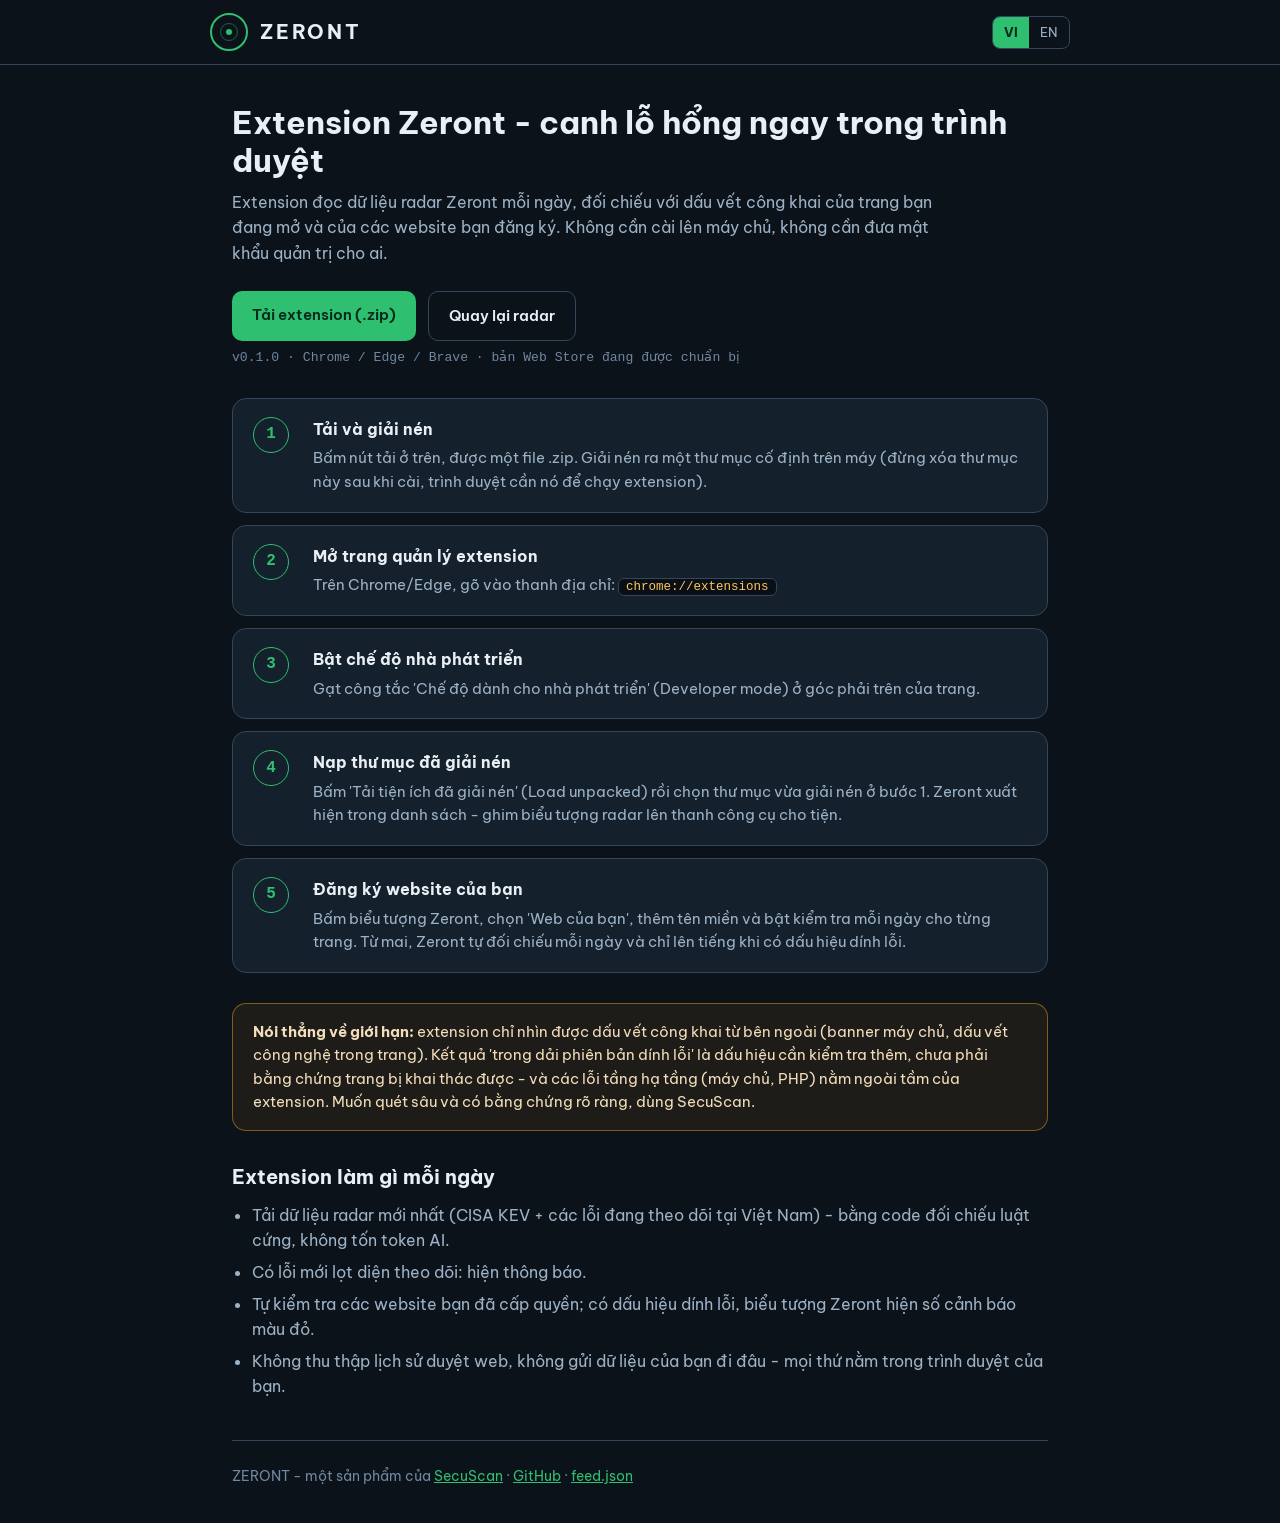
<file: extension.html>
<!DOCTYPE html>
<html lang="vi">
<head>
<meta charset="UTF-8">
<meta name="viewport" content="width=device-width, initial-scale=1.0">
<title>Zeront Extension - Hướng dẫn cài đặt | SecuScan</title>
<meta name="description" content="Cài extension Zeront vào Chrome/Edge: canh lỗ hổng cho website của bạn theo radar Zeront, kiểm tra mỗi ngày, không cần mật khẩu quản trị.">
<link rel="preconnect" href="https://fonts.googleapis.com">
<link href="https://fonts.googleapis.com/css2?family=Be+Vietnam+Pro:wght@400;500;600;700;800&display=swap" rel="stylesheet">
<style>
:root{--bg:#0c1219;--panel:#14202b;--line:#33465c;--txt:#e9eff5;--mut:#9db2c6;--dim:#6f87a0;--green:#2fbf71;--amber:#f5a623;--red:#e63946;--mono:ui-monospace,Consolas,monospace}
*{margin:0;padding:0;box-sizing:border-box}
body{background:var(--bg);color:var(--txt);font-family:'Be Vietnam Pro',system-ui,sans-serif;line-height:1.6}
a{color:var(--green)}
.wrap{max-width:860px;margin:0 auto;padding:0 22px}
header{border-bottom:1px solid var(--line)}
.hd{display:flex;align-items:center;justify-content:space-between;padding:13px 0}
.brand{display:flex;align-items:center;gap:12px;color:var(--txt);text-decoration:none}
.mark{width:38px;height:38px;border-radius:50%;border:2px solid var(--green);position:relative;flex:none}
.mark::before{content:'';position:absolute;inset:8px;border:1px solid rgba(47,191,113,.45);border-radius:50%}
.mark::after{content:'';position:absolute;left:50%;top:50%;width:6px;height:6px;margin:-3px;border-radius:50%;background:var(--green)}
.brand b{letter-spacing:.14em;font-size:1.25rem}
.lang{display:flex;border:1px solid var(--line);border-radius:8px;overflow:hidden}
.lang button{background:transparent;border:0;color:var(--mut);font:inherit;font-size:.82rem;padding:5px 11px;cursor:pointer}
.lang button.on{background:var(--green);color:#06281a;font-weight:700}
h1{font-size:2rem;line-height:1.2;margin:38px 0 10px}
.sub{color:var(--mut);max-width:64ch}
.dl{display:flex;gap:12px;margin:24px 0 6px;flex-wrap:wrap}
.btn{display:inline-block;padding:12px 20px;border-radius:10px;font-weight:600;font-size:.95rem;text-decoration:none}
.btn.g{background:var(--green);color:#06281a}
.btn.o{border:1px solid var(--line);color:var(--txt)}
.ver{font-family:var(--mono);color:var(--dim);font-size:.82rem}
.steps{margin:30px 0;display:flex;flex-direction:column;gap:12px}
.step{background:var(--panel);border:1px solid var(--line);border-radius:14px;padding:18px 20px;display:grid;grid-template-columns:44px 1fr;gap:16px}
.step .n{width:36px;height:36px;border-radius:50%;border:1px solid var(--green);color:var(--green);font-family:var(--mono);font-weight:700;display:flex;align-items:center;justify-content:center}
.step h3{font-size:1rem;margin-bottom:4px}
.step p{color:var(--mut);font-size:.92rem}
.step code{font-family:var(--mono);background:#0a0f16;border:1px solid var(--line);border-radius:6px;padding:1px 7px;font-size:.85em;color:#ffc65c}
.note{border:1px solid rgba(245,166,35,.45);background:rgba(245,166,35,.07);border-radius:14px;padding:16px 20px;color:#f3ddba;font-size:.92rem;margin:22px 0}
h2{font-size:1.25rem;margin:30px 0 10px}
ul{margin:0 0 0 20px;color:var(--mut)}
li{margin-bottom:6px}
footer{border-top:1px solid var(--line);margin-top:40px;padding:24px 0 36px;color:var(--dim);font-size:.87rem}
</style>
</head>
<body>
<header><div class="wrap hd">
  <a class="brand" href="./"><span class="mark"></span><b>ZERONT</b></a>
  <span class="lang"><button id="lv" class="on">VI</button><button id="le">EN</button></span>
</div></header>

<div class="wrap">
  <h1 data-vi="Extension Zeront - canh lỗ hổng ngay trong trình duyệt" data-en="Zeront extension - vulnerability watch inside your browser">Extension Zeront - canh lỗ hổng ngay trong trình duyệt</h1>
  <p class="sub" data-vi="Extension đọc dữ liệu radar Zeront mỗi ngày, đối chiếu với dấu vết công khai của trang bạn đang mở và của các website bạn đăng ký. Không cần cài lên máy chủ, không cần đưa mật khẩu quản trị cho ai." data-en="The extension reads the Zeront radar daily and cross-checks the public fingerprints of the page you are viewing and of the websites you register. Nothing to install on a server, no admin password shared with anyone.">Extension đọc dữ liệu radar Zeront mỗi ngày, đối chiếu với dấu vết công khai của trang bạn đang mở và của các website bạn đăng ký. Không cần cài lên máy chủ, không cần đưa mật khẩu quản trị cho ai.</p>
  <div class="dl">
    <a class="btn g" href="https://github.com/dankezo/zeront/releases/download/v0.1.0/zeront-extension-v0.1.0.zip" data-vi="Tải extension (.zip)" data-en="Download the extension (.zip)">Tải extension (.zip)</a>
    <a class="btn o" href="./" data-vi="Quay lại radar" data-en="Back to the radar">Quay lại radar</a>
  </div>
  <div class="ver">v0.1.0 · Chrome / Edge / Brave · <span data-vi="bản Web Store đang được chuẩn bị" data-en="Web Store listing in preparation">bản Web Store đang được chuẩn bị</span></div>

  <div class="steps">
    <div class="step"><div class="n">1</div><div>
      <h3 data-vi="Tải và giải nén" data-en="Download and unzip">Tải và giải nén</h3>
      <p data-vi="Bấm nút tải ở trên, được một file .zip. Giải nén ra một thư mục cố định trên máy (đừng xóa thư mục này sau khi cài, trình duyệt cần nó để chạy extension)." data-en="Download the .zip above and unzip it into a permanent folder (do not delete that folder afterwards - the browser needs it to run the extension).">Bấm nút tải ở trên, được một file .zip. Giải nén ra một thư mục cố định trên máy (đừng xóa thư mục này sau khi cài, trình duyệt cần nó để chạy extension).</p>
    </div></div>
    <div class="step"><div class="n">2</div><div>
      <h3 data-vi="Mở trang quản lý extension" data-en="Open the extensions page">Mở trang quản lý extension</h3>
      <p data-vi="Trên Chrome/Edge, gõ vào thanh địa chỉ:" data-en="In Chrome/Edge, type in the address bar:">Trên Chrome/Edge, gõ vào thanh địa chỉ: <code>chrome://extensions</code></p>
    </div></div>
    <div class="step"><div class="n">3</div><div>
      <h3 data-vi="Bật chế độ nhà phát triển" data-en="Turn on Developer mode">Bật chế độ nhà phát triển</h3>
      <p data-vi="Gạt công tắc 'Chế độ dành cho nhà phát triển' (Developer mode) ở góc phải trên của trang." data-en="Toggle 'Developer mode' in the top-right corner of the page.">Gạt công tắc 'Chế độ dành cho nhà phát triển' (Developer mode) ở góc phải trên của trang.</p>
    </div></div>
    <div class="step"><div class="n">4</div><div>
      <h3 data-vi="Nạp thư mục đã giải nén" data-en="Load the unzipped folder">Nạp thư mục đã giải nén</h3>
      <p data-vi="Bấm 'Tải tiện ích đã giải nén' (Load unpacked) rồi chọn thư mục vừa giải nén ở bước 1. Zeront xuất hiện trong danh sách - ghim biểu tượng radar lên thanh công cụ cho tiện." data-en="Click 'Load unpacked' and select the folder from step 1. Zeront appears in the list - pin the radar icon to your toolbar.">Bấm 'Tải tiện ích đã giải nén' (Load unpacked) rồi chọn thư mục vừa giải nén ở bước 1. Zeront xuất hiện trong danh sách - ghim biểu tượng radar lên thanh công cụ cho tiện.</p>
    </div></div>
    <div class="step"><div class="n">5</div><div>
      <h3 data-vi="Đăng ký website của bạn" data-en="Register your websites">Đăng ký website của bạn</h3>
      <p data-vi="Bấm biểu tượng Zeront, chọn 'Web của bạn', thêm tên miền và bật kiểm tra mỗi ngày cho từng trang. Từ mai, Zeront tự đối chiếu mỗi ngày và chỉ lên tiếng khi có dấu hiệu dính lỗi." data-en="Click the Zeront icon, choose 'Your websites', add your domains and enable the daily check for each. From tomorrow, Zeront cross-checks daily and only speaks up when a flaw matches.">Bấm biểu tượng Zeront, chọn 'Web của bạn', thêm tên miền và bật kiểm tra mỗi ngày cho từng trang. Từ mai, Zeront tự đối chiếu mỗi ngày và chỉ lên tiếng khi có dấu hiệu dính lỗi.</p>
    </div></div>
  </div>

  <div class="note"><b data-vi="Nói thẳng về giới hạn:" data-en="Straight talk about limits:">Nói thẳng về giới hạn:</b> <span data-vi="extension chỉ nhìn được dấu vết công khai từ bên ngoài (banner máy chủ, dấu vết công nghệ trong trang). Kết quả 'trong dải phiên bản dính lỗi' là dấu hiệu cần kiểm tra thêm, chưa phải bằng chứng trang bị khai thác được - và các lỗi tầng hạ tầng (máy chủ, PHP) nằm ngoài tầm của extension. Muốn quét sâu và có bằng chứng rõ ràng, dùng SecuScan." data-en="the extension only sees public fingerprints from outside (server banner, in-page technology traces). A 'version range match' is a signal to check further, not proof of exploitability - and infrastructure-layer flaws (server, PHP) are beyond an extension's reach. For deep scans with solid evidence, use SecuScan.">extension chỉ nhìn được dấu vết công khai từ bên ngoài (banner máy chủ, dấu vết công nghệ trong trang). Kết quả 'trong dải phiên bản dính lỗi' là dấu hiệu cần kiểm tra thêm, chưa phải bằng chứng trang bị khai thác được - và các lỗi tầng hạ tầng (máy chủ, PHP) nằm ngoài tầm của extension. Muốn quét sâu và có bằng chứng rõ ràng, dùng SecuScan.</span></div>

  <h2 data-vi="Extension làm gì mỗi ngày" data-en="What the extension does daily">Extension làm gì mỗi ngày</h2>
  <ul>
    <li data-vi="Tải dữ liệu radar mới nhất (CISA KEV + các lỗi đang theo dõi tại Việt Nam) - bằng code đối chiếu luật cứng, không tốn token AI." data-en="Fetches the latest radar data (CISA KEV + flaws tracked in Vietnam) - deterministic rule matching, zero AI tokens.">Tải dữ liệu radar mới nhất (CISA KEV + các lỗi đang theo dõi tại Việt Nam) - bằng code đối chiếu luật cứng, không tốn token AI.</li>
    <li data-vi="Có lỗi mới lọt diện theo dõi: hiện thông báo." data-en="A newly tracked flaw appears: you get a notification.">Có lỗi mới lọt diện theo dõi: hiện thông báo.</li>
    <li data-vi="Tự kiểm tra các website bạn đã cấp quyền; có dấu hiệu dính lỗi, biểu tượng Zeront hiện số cảnh báo màu đỏ." data-en="Re-checks the websites you permitted; on a match, the Zeront icon shows a red badge count.">Tự kiểm tra các website bạn đã cấp quyền; có dấu hiệu dính lỗi, biểu tượng Zeront hiện số cảnh báo màu đỏ.</li>
    <li data-vi="Không thu thập lịch sử duyệt web, không gửi dữ liệu của bạn đi đâu - mọi thứ nằm trong trình duyệt của bạn." data-en="No browsing-history collection, nothing of yours is sent anywhere - everything stays in your browser.">Không thu thập lịch sử duyệt web, không gửi dữ liệu của bạn đi đâu - mọi thứ nằm trong trình duyệt của bạn.</li>
  </ul>

  <footer>ZERONT - <span data-vi="một sản phẩm của" data-en="a product by">một sản phẩm của</span> <a href="https://secuscan.dannyphan.me/">SecuScan</a> · <a href="https://github.com/dankezo/zeront">GitHub</a> · <a href="feed.json">feed.json</a></footer>
</div>
<script>
function setLang(l){
  document.getElementById('lv').classList.toggle('on', l==='vi');
  document.getElementById('le').classList.toggle('on', l==='en');
  document.querySelectorAll('[data-vi]').forEach(function(el){ el.innerHTML = l==='vi' ? el.dataset.vi : el.dataset.en; });
  document.documentElement.lang = l;
}
document.getElementById('lv').addEventListener('click', function(){ setLang('vi'); });
document.getElementById('le').addEventListener('click', function(){ setLang('en'); });
</script>
</body>
</html>
</file>
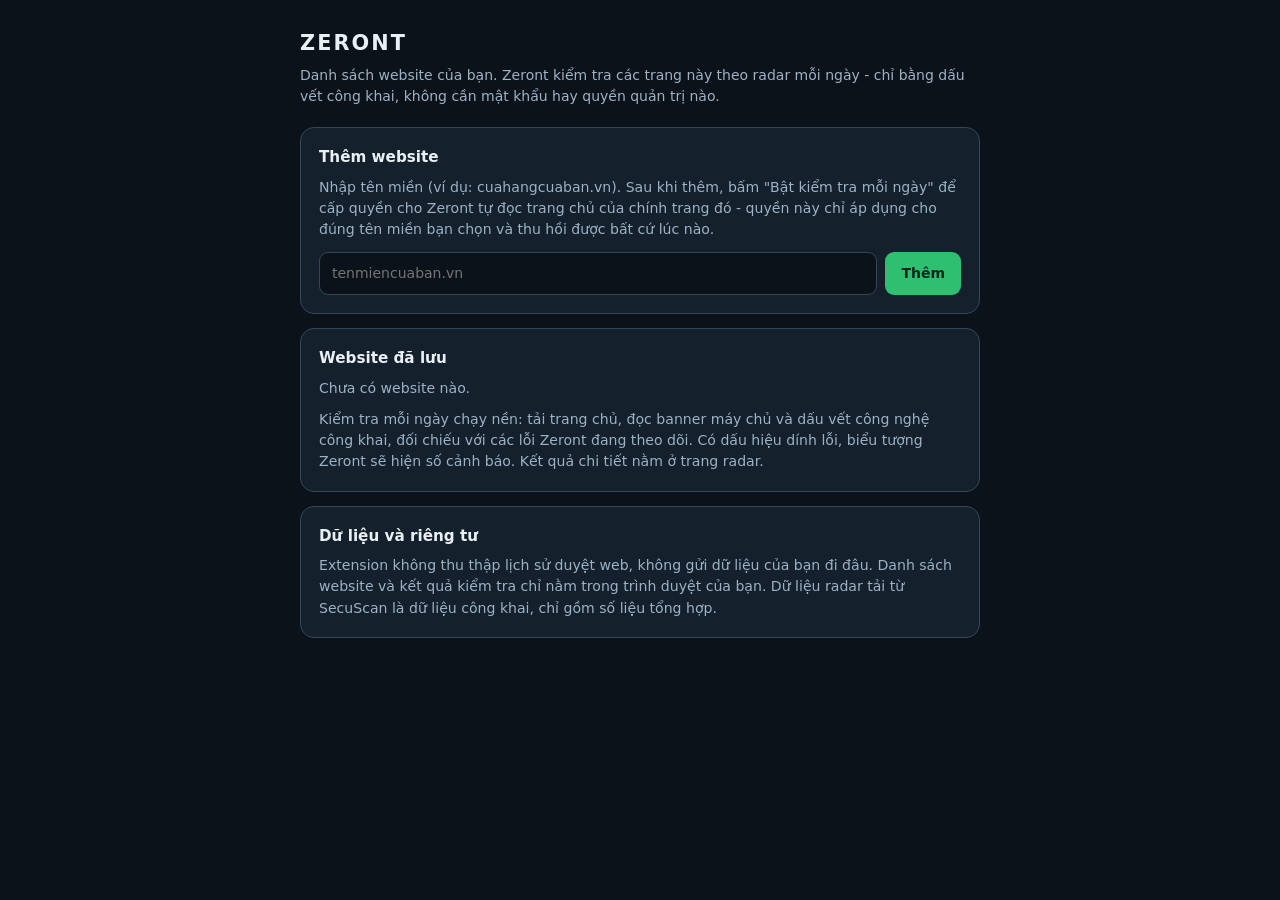
<file: extension/src/options.html>
<!DOCTYPE html>
<html lang="vi">
<head>
<meta charset="UTF-8">
<title>Zeront - Web của bạn</title>
<link rel="stylesheet" href="style.css">
<style>
body{padding:28px 20px}
.wrap{max-width:680px;margin:0 auto}
h1{font-size:1.3rem;letter-spacing:.1em}
.sub{color:var(--mut);margin:6px 0 20px}
.card{background:var(--panel);border:1px solid var(--line);border-radius:14px;padding:18px;margin-bottom:14px}
.card h2{font-size:.95rem;margin-bottom:8px}
.card p{color:var(--mut);font-size:.88rem}
form{display:flex;gap:8px;margin-top:12px}
input{flex:1;background:var(--bg);border:1px solid var(--line);border-radius:9px;color:var(--txt);font:inherit;padding:10px 12px}
button{background:var(--green);color:#06281a;border:0;font:inherit;font-weight:700;padding:10px 16px;border-radius:9px;cursor:pointer}
button.ghost{background:transparent;color:var(--txt);border:1px solid var(--line);font-weight:600}
button.warn{background:transparent;color:#ff8f98;border:1px solid rgba(230,57,70,.5);font-weight:600}
.site{display:flex;align-items:center;gap:10px;padding:11px 0;border-bottom:1px solid var(--line)}
.site:last-child{border-bottom:0}
.site .d{font-family:var(--mono);font-weight:700}
.site .st{margin-left:auto;display:flex;gap:8px;align-items:center}
.tag{font-size:.72rem;padding:2px 9px;border-radius:11px;border:1px solid var(--line);color:var(--mut)}
.tag.on{border-color:rgba(47,191,113,.5);color:var(--green)}
.tag.hit{border-color:rgba(230,57,70,.55);color:#ff8f98}
.note{color:var(--dim);font-size:.8rem;margin-top:10px}
</style>
</head>
<body>
<div class="wrap">
  <h1>ZERONT</h1>
  <p class="sub">Danh sách website của bạn. Zeront kiểm tra các trang này theo radar mỗi ngày - chỉ bằng dấu vết công khai, không cần mật khẩu hay quyền quản trị nào.</p>

  <div class="card">
    <h2>Thêm website</h2>
    <p>Nhập tên miền (ví dụ: cuahangcuaban.vn). Sau khi thêm, bấm "Bật kiểm tra mỗi ngày" để cấp quyền cho Zeront tự đọc trang chủ của chính trang đó - quyền này chỉ áp dụng cho đúng tên miền bạn chọn và thu hồi được bất cứ lúc nào.</p>
    <form id="addForm">
      <input id="domain" type="text" placeholder="tenmiencuaban.vn" autocomplete="off">
      <button type="submit">Thêm</button>
    </form>
  </div>

  <div class="card">
    <h2>Website đã lưu</h2>
    <div id="sites"><p>Chưa có website nào.</p></div>
    <p class="note">Kiểm tra mỗi ngày chạy nền: tải trang chủ, đọc banner máy chủ và dấu vết công nghệ công khai, đối chiếu với các lỗi Zeront đang theo dõi. Có dấu hiệu dính lỗi, biểu tượng Zeront sẽ hiện số cảnh báo. Kết quả chi tiết nằm ở trang radar.</p>
  </div>

  <div class="card">
    <h2>Dữ liệu và riêng tư</h2>
    <p>Extension không thu thập lịch sử duyệt web, không gửi dữ liệu của bạn đi đâu. Danh sách website và kết quả kiểm tra chỉ nằm trong trình duyệt của bạn. Dữ liệu radar tải từ SecuScan là dữ liệu công khai, chỉ gồm số liệu tổng hợp.</p>
  </div>
</div>
<script src="options.js"></script>
</body>
</html>
</file>
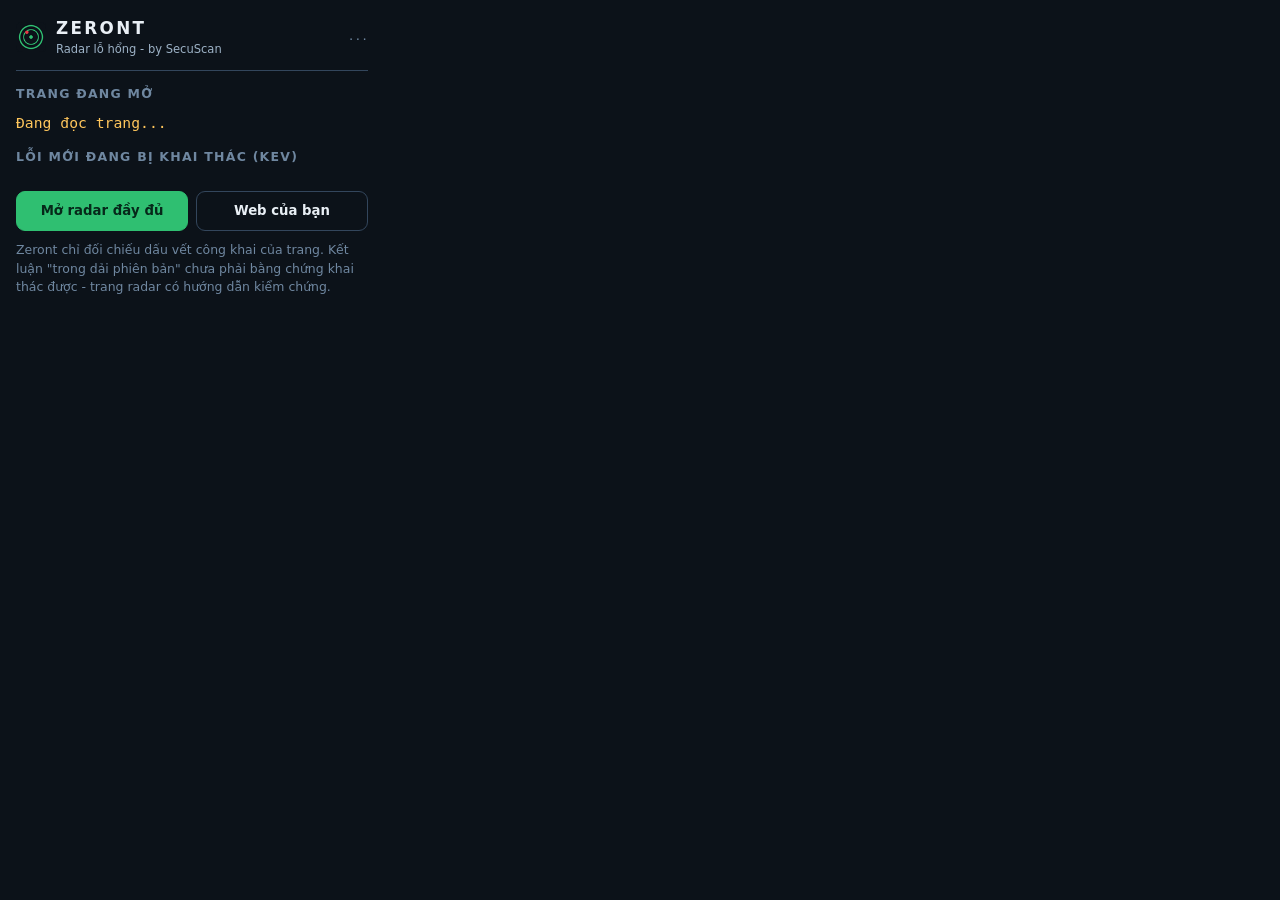
<file: extension/src/popup.html>
<!DOCTYPE html>
<html lang="vi">
<head>
<meta charset="UTF-8">
<link rel="stylesheet" href="style.css">
<style>
body{width:384px;padding:16px}
.hd{display:flex;align-items:center;gap:10px;padding-bottom:12px;border-bottom:1px solid var(--line)}
.hd img{width:30px;height:30px}
.hd b{letter-spacing:.14em;font-size:1.05rem}
.hd small{display:block;color:var(--mut);font-size:.72rem;letter-spacing:0}
.hd .radar{margin-left:auto;font-family:var(--mono);font-size:.7rem;color:var(--dim);text-align:right}
.sec{margin-top:14px}
.sec h2{font-size:.78rem;text-transform:uppercase;letter-spacing:.1em;color:var(--dim);margin-bottom:8px}
.host{font-family:var(--mono);font-size:.92rem;color:#ffc65c;word-break:break-all}
.verdict{border:1px solid var(--line);border-radius:10px;padding:10px 12px;margin-top:8px;background:var(--panel)}
.verdict .t{font-weight:700;font-size:.9rem}
.verdict .e{font-family:var(--mono);font-size:.74rem;color:var(--mut);margin-top:2px;word-break:break-all}
.verdict .n{font-size:.8rem;color:var(--mut);margin-top:5px}
.verdict.match{border-color:rgba(230,57,70,.55);background:rgba(230,57,70,.08)}
.verdict.match .t{color:#ff8f98}
.verdict.signal{border-color:rgba(245,166,35,.55);background:rgba(245,166,35,.07)}
.verdict.signal .t{color:var(--amber)}
.verdict.ok{border-color:rgba(47,191,113,.45);background:rgba(47,191,113,.06)}
.verdict.ok .t{color:var(--green)}
.fp{font-size:.82rem;color:var(--mut);margin-top:8px}
.fp b{color:var(--txt);font-weight:600}
.news{display:flex;flex-direction:column;gap:7px}
.news a{display:flex;gap:9px;color:var(--txt);font-size:.83rem;align-items:baseline}
.news a:hover{text-decoration:none;color:#fff}
.news .d{font-family:var(--mono);color:var(--dim);font-size:.72rem;flex:none}
.news .c{font-family:var(--mono);color:#ffc65c;font-weight:700;flex:none}
.foot{display:flex;gap:8px;margin-top:16px}
.foot a{flex:1;text-align:center;padding:9px 6px;border:1px solid var(--line);border-radius:9px;color:var(--txt);font-size:.83rem;font-weight:600}
.foot a.g{background:var(--green);color:#06281a;border-color:var(--green)}
.dim{color:var(--dim);font-size:.78rem;margin-top:10px}
</style>
</head>
<body>
<div class="hd">
  <img src="../icons/icon48.png" alt="">
  <div><b>ZERONT</b><small>Radar lỗ hổng - by SecuScan</small></div>
  <div class="radar" id="feedAt">...</div>
</div>

<div class="sec">
  <h2>Trang đang mở</h2>
  <div class="host" id="host">Đang đọc trang...</div>
  <div id="verdicts"></div>
  <div class="fp" id="fp"></div>
</div>

<div class="sec">
  <h2>Lỗi mới đang bị khai thác (KEV)</h2>
  <div class="news" id="news"></div>
</div>

<div class="foot">
  <a class="g" href="https://secuscan.dannyphan.me/radar/" target="_blank" rel="noopener">Mở radar đầy đủ</a>
  <a href="#" id="optLink">Web của bạn</a>
</div>
<div class="dim">Zeront chỉ đối chiếu dấu vết công khai của trang. Kết luận "trong dải phiên bản" chưa phải bằng chứng khai thác được - trang radar có hướng dẫn kiểm chứng.</div>
<script src="match.js"></script>
<script src="popup.js"></script>
</body>
</html>
</file>
<file: extension/src/style.css>
:root{
  --bg:#0c1219; --panel:#14202b; --panel2:#182635; --line:#33465c;
  --txt:#e9eff5; --mut:#9db2c6; --dim:#6f87a0;
  --green:#2fbf71; --amber:#f5a623; --red:#e63946;
  --mono:ui-monospace,'SF Mono',Consolas,monospace;
}
*{margin:0;padding:0;box-sizing:border-box}
body{background:var(--bg);color:var(--txt);font-family:'Be Vietnam Pro',system-ui,-apple-system,sans-serif;line-height:1.5;font-size:14px}
a{color:var(--green);text-decoration:none}
a:hover{text-decoration:underline}
.mono{font-family:var(--mono)}
</file>
